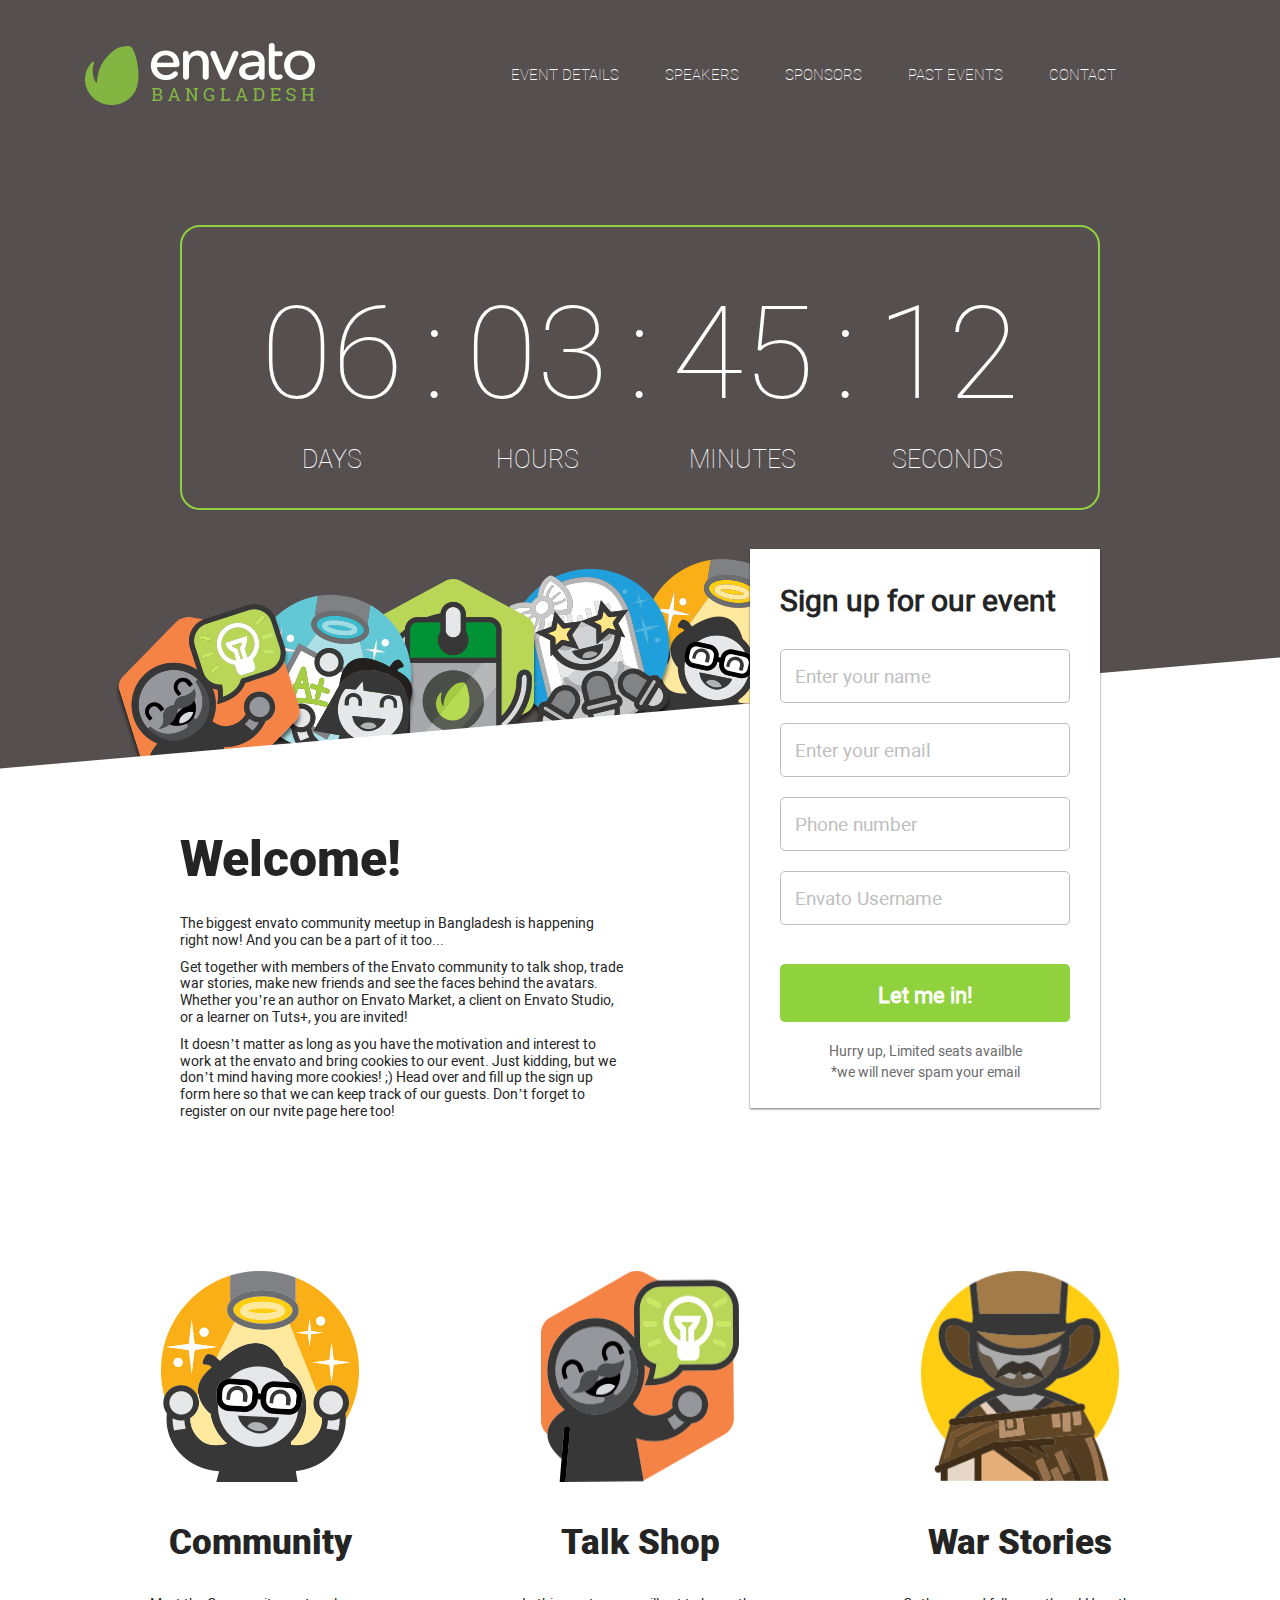
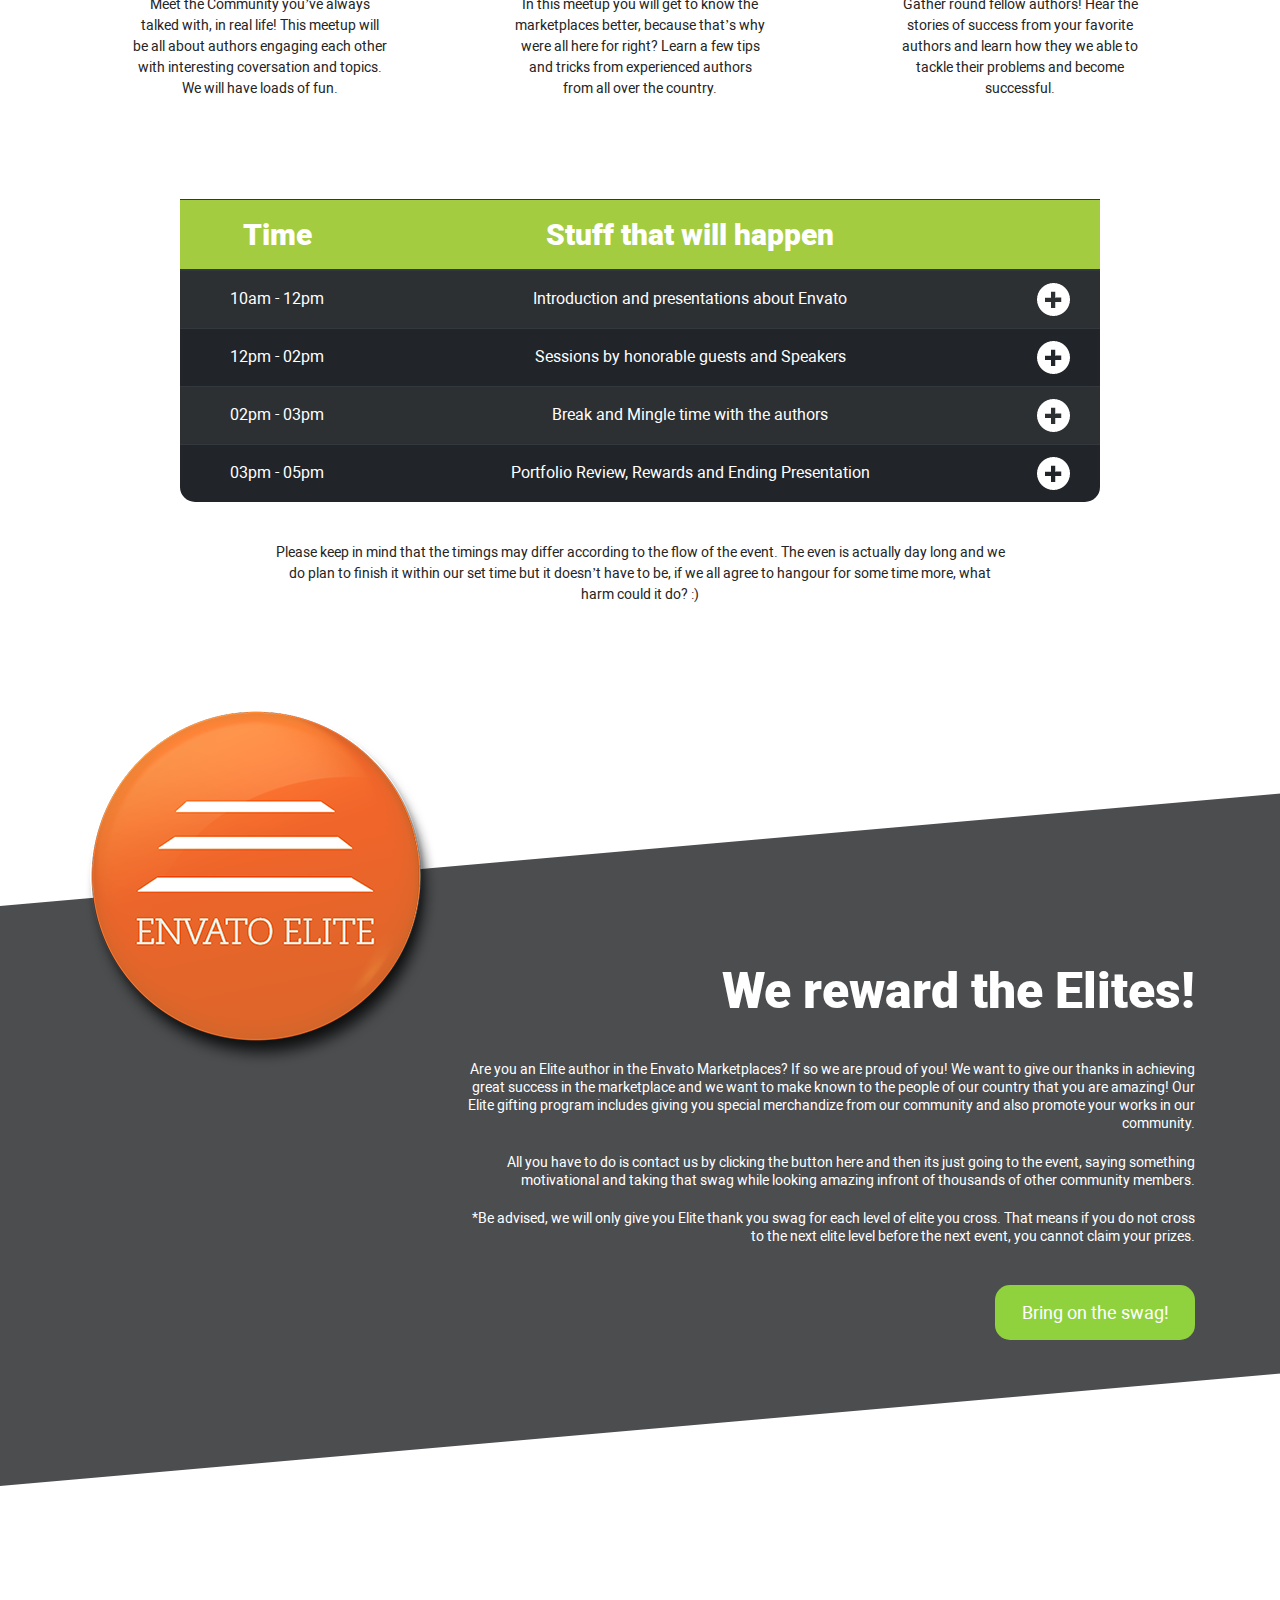
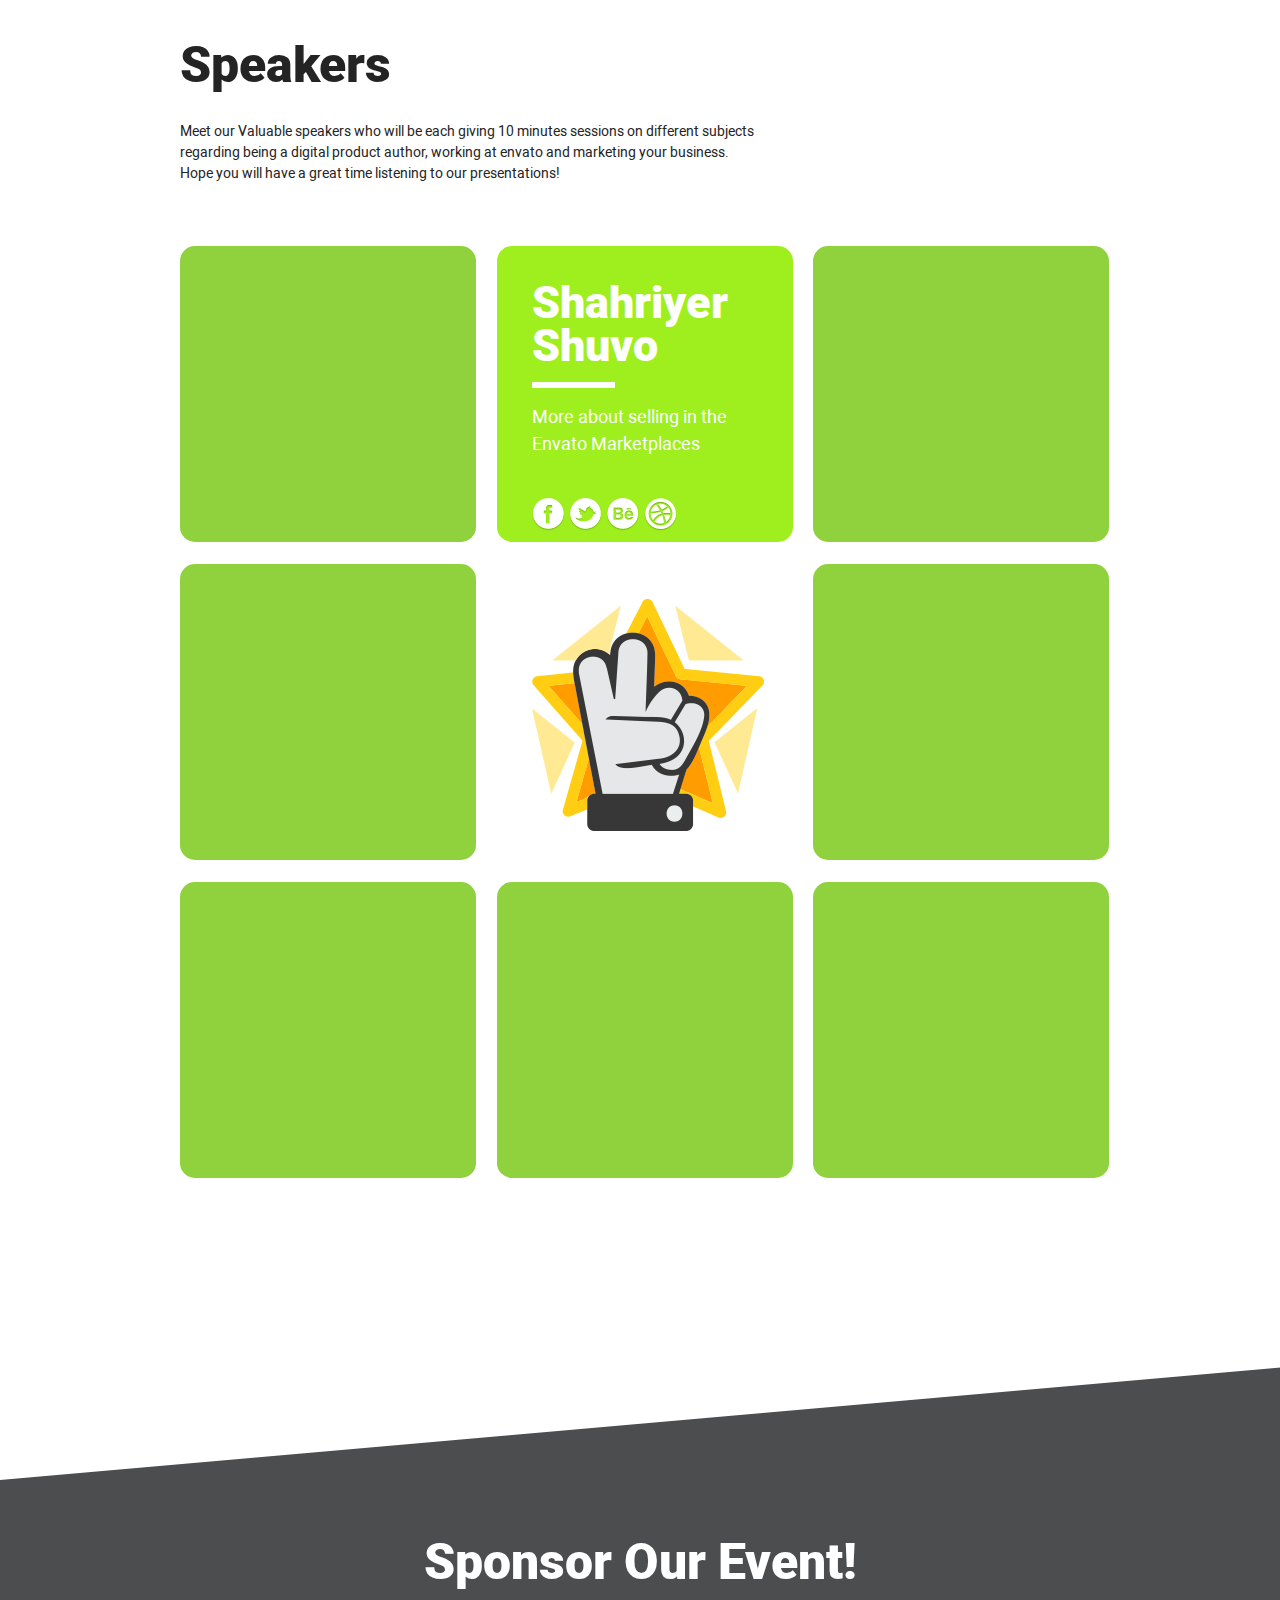
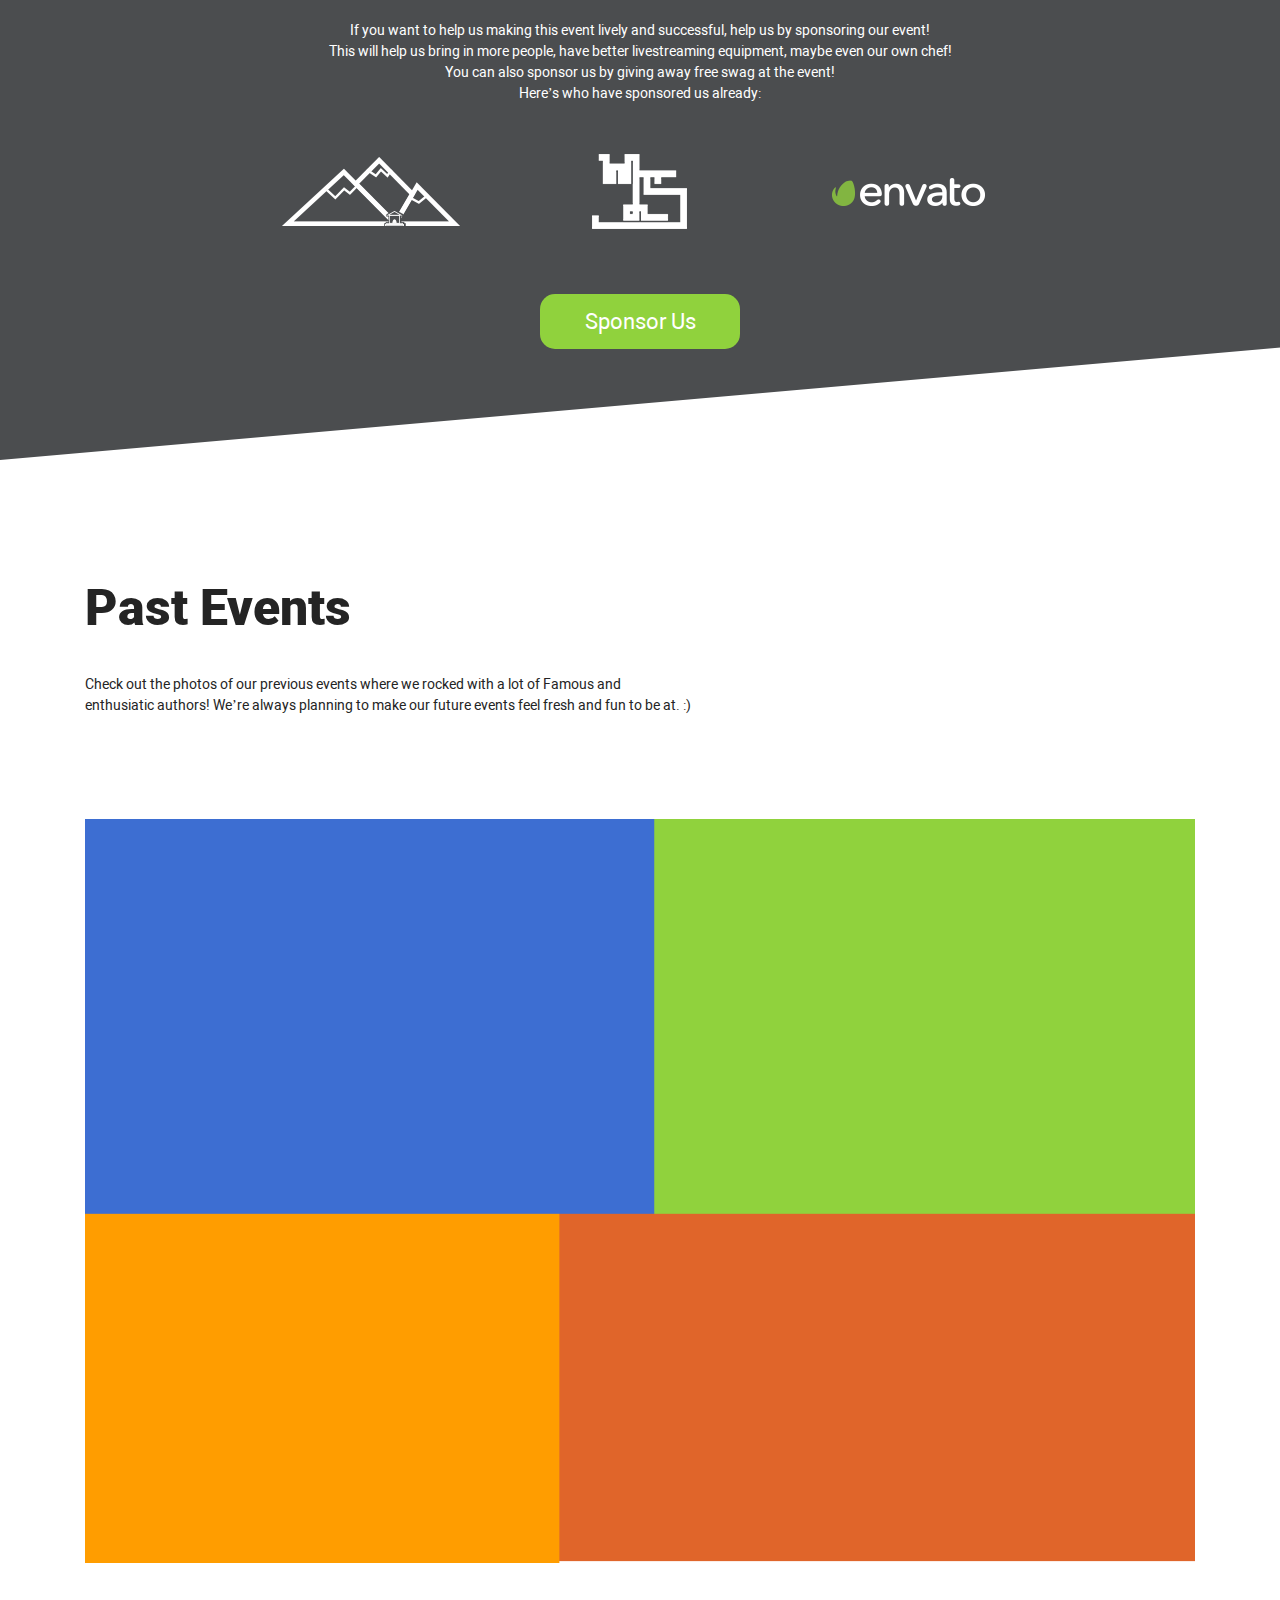
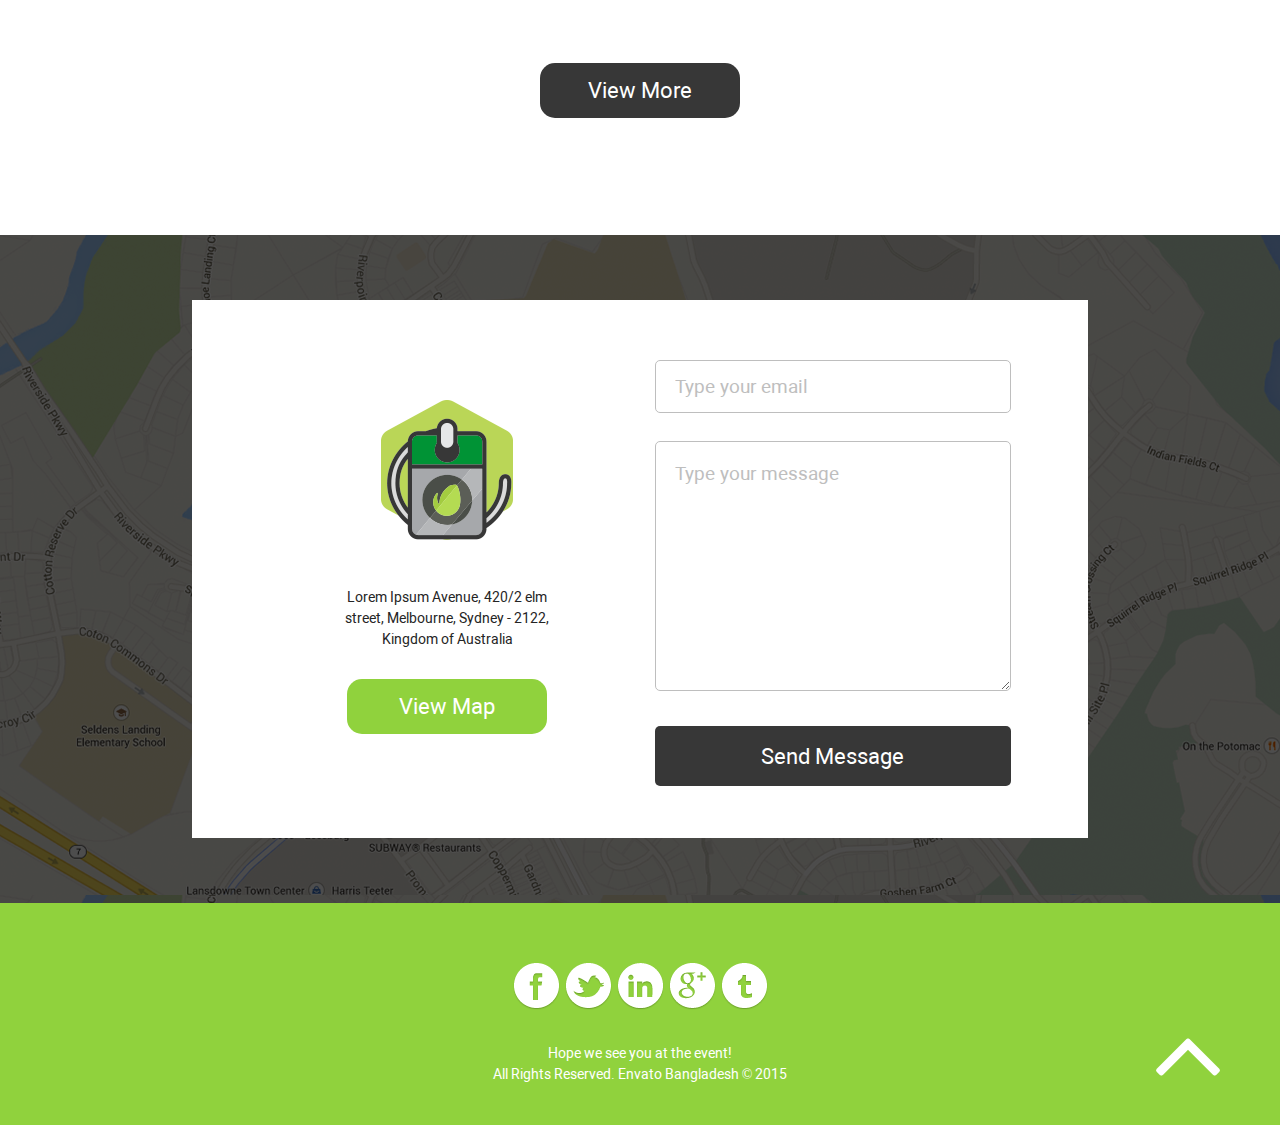
<file: envato/index.html>
<!DOCTYPE html>
<html lang="en">
<head>
	<meta charset="UTF-8">
	<meta name="viewport" content="width=device-width, initial-scale=1.0">
	<title>Envato Bangladesh</title>
	<link rel="stylesheet" href="css/bootstrap.min.css">
	<link rel="stylesheet" href="css/style.css">	
	<script src="js/jquery-min.js"></script>
	<script src="js/bootstrap.min.js"></script>
</head>
<body>
	<header>
		<div class="container">
			<div class="header-top">
				<div class="row">
					<div class="col-lg-3 col-xl-3 col-5">
						<img src="img/logo.png" class="top-logo" alt="">
					</div>
					<div class="col-lg-9 col-xl-8 offset-xl-1 col-7">
						<ul class="top-menu nav justify-content-space-between m-hide">
							<li><a href="#">Event Details</a></li>
							<li><a href="#">Speakers</a></li>
							<li><a href="#">Sponsors</a></li>
							<li><a href="#">Past Events</a></li>
							<li><a href="#">Contact</a></li>
						</ul>
						<img src="img/menu-options.png" alt="" class="burger-menu">
						<img src="img/cancel.png" alt="" class="close-menu">
					</div>
				</div>
				<div class="row">
					<ul class="mobile-menu">
						<li><a href="#">Event Details</a></li>
						<li><a href="#">Speakers</a></li>
						<li><a href="#">Sponsors</a></li>
						<li><a href="#">Past Events</a></li>
						<li><a href="#">Contact</a></li>
					</ul>
				</div>
			</div>
			<div class="timer-block">
				<div class="row justify-content-md-center">
					<div class="col-lg-10">
						<div class="timer">
							
							<span><b class="timer-days">06</b><br><p>days</p></span>:
							<span><b class="timer-hours">03</b><br><p>hours</p></span>:
							<span><b class="timer-minutes">45</b><br><p>minutes</p></span>:
							<span><b class="timer-seconds">12</b><br><p>seconds</p></span>
						</div>
					</div>
				</div>
			</div>
		</div>
	</header>
	<section class="welcome">
		<div class="container">
			<div class="row">
				<div class="col-lg-5 offset-lg-1 col-md-12 welcome-text">
					<h3>Welcome!</h3>
					<p>The biggest envato community meetup in Bangladesh is happening right now! And you can be a part of it too...</p>

					<p>Get together with members of the Envato community to talk shop, trade war stories, make new friends and see the faces behind the avatars. Whether you’re an author on Envato Market, a client on Envato Studio, or a learner on Tuts+, you are invited!</p>

					<p>It doesn’t matter as long as you have the motivation and interest to work at the envato and bring cookies to our event. Just kidding, but we don’t mind having more cookies! ;)
					Head over and fill up the sign up form here so that we can keep track of our guests. Don’t forget to register on our <strong>nvite</strong> page here too!</p>
				</div>
				<div class="col-lg-4 offset-lg-1 col-md-12">
					<form action="">
						<h4>Sign up for our event</h4>
						<input type="text" placeholder="Enter your name">
						<input type="email" placeholder="Enter your email">
						<input type="phone" placeholder="Phone number">
						<input type="text" placeholder="Envato Username">
						<button type="submit">Let me in!</button>
						<p>Hurry up, Limited seats availble<br>
						*we will never spam your email</p>
					</form>
				</div>
			</div>
		</div>
	</section>
	<section class="adv">
		<div class="container">
			<div class="row justify-content-center">
				<div class="col-md-3 col-sm-6">
					<img src="img/community.png" alt="">
					<h4>Community</h4>
					<p>Meet the Community you’ve always talked with, in real life! This meetup will be all about authors engaging each other with interesting coversation and topics. We will have loads of fun.</p>
				</div>
				<div class="col-md-3 offset-md-1 col-sm-6">
					<img src="img/talkshop.png" alt="">
					<h4>Talk Shop</h4>
					<p>In this meetup you will get to know the marketplaces better, because that’s why were all here for right? Learn a few tips and tricks from experienced authors from all over the country.</p>
				</div>
				<div class="col-md-3 offset-md-1 col-sm-6">
					<img src="img/warstories.png" alt="">
					<h4>War Stories</h4>
					<p>Gather round fellow authors! Hear the stories of success from your favorite authors and learn how they we able to tackle their problems and become successful.</p>
				</div>
			</div>
		</div>
	</section>
	<section class="table-block">
		<div class="container">
			<div class="row">
				<div class="col-md-10 offset-md-1">
					<table class="table table-striped table-dark">
						<thead>
							<tr>
								<th>Time</th>
								<th>Stuff that will happen</th>
								<th></th>
							</tr>
						</thead>
						<tbody>
							<tr>
								<td>10am - 12pm</td>
								<td>Introduction and presentations about Envato</td>
								<td><a href="#"><img src="img/more.png" alt=""></a></td>
							</tr>
							<tr>
								<td>12pm - 02pm</td>
								<td>Sessions by honorable guests and Speakers</td>
								<td><a href="#"><img src="img/more.png" alt=""></a></td>
							</tr>
							<tr>
								<td>02pm - 03pm</td>
								<td>Break and Mingle time with the authors</td>
								<td><a href="#"><img src="img/more.png" alt=""></a></td>
							</tr>
							<tr>
								<td>03pm - 05pm</td>
								<td>Portfolio Review, Rewards and Ending Presentation</td>
								<td><a href="#"><img src="img/more.png" alt=""></a></td>
							</tr>
						</tbody>
					</table>
				</div>
			</div>
			<div class="row justify-content-center">
				<div class="col-md-8">
					<p>Please keep in mind that the timings may differ according to the flow of the event. The even is actually day long and we do plan to finish it within our set time but it doesn’t have to be, if we all agree to hangour for some time more, what harm could it do? :)</p>
				</div>
			</div>
		</div>
	</section>

	<section class="elite">
		<div class="container">
			<div class="row">
				<div class="col-md-3">
					<img src="img/elite.png" alt="">
				</div>
				<div class="col-md-8 offset-md-1">
					<h3>We reward the Elites!</h3>
					<p>Are you an Elite author in the Envato Marketplaces? If so we are proud of you! We want to give our thanks in achieving great success in the marketplace and we want to make known to the people of our country that you are amazing! Our Elite gifting program includes giving you special merchandize from our community and also promote your works in our community.</p>
					
					<p>All you have to do is contact us by clicking the button here and then its just going to the event, saying something motivational and taking that swag while looking amazing infront of thousands of other community members.</p>

					<p>*Be advised, we will only give you Elite thank you swag for each level of elite you cross.
					That means if you do not cross to the next elite level before the next event, you cannot claim your prizes.</p>
					<button>Bring on the swag!</button>
				</div>
			</div>
		</div>
	</section>

	<section class="speakers">
		<div class="container">

			<div class="row">
				<div class="col-md-10 offset-md-1">
					<h3>Speakers</h3>
					<p>Meet our Valuable speakers who will be each giving 10 minutes sessions on different subjects<br>regarding being a digital product author, working at envato and marketing your business.<br>Hope you will have a great time listening to our presentations!</p>
					<div class="row justify-content-center">
						<div class="col-md-4 col-sm-4">
							<div class="squad green"></div>
						</div>
						<div class="col-md-4 col-sm-4">
							<div class="squad yellow">
								<h4>Shahriyer<br>Shuvo</h4>
								<div class="whiteline"></div>
								<p>More about selling in the <br>Envato Marketplaces</p>
								<div class="social-block justify-content-start">
									<img src="img/facebooksm.png" alt="">
									<img src="img/twittersm.png" alt="">
									<img src="img/behance.png" alt="">
									<img src="img/dribbble_.png" alt="">
								</div>
							</div>
						</div>
						<div class="col-md-4 col-sm-4">
							<div class="squad green"></div>
						</div>
						<div class="col-md-4 col-sm-4">
							<div class="squad green"></div>
						</div>
						<div class="col-md-4 col-sm-4">
							<div class="squad nonebg">
								<img src="img/yap.png" alt="">
							</div>
						</div>
						<div class="col-md-4 col-sm-4">
							<div class="squad green"></div>
						</div>
						<div class="col-md-4 col-sm-4">
							<div class="squad green"></div>
						</div>
						<div class="col-md-4 col-sm-4">
							<div class="squad green"></div>
						</div>
						<div class="col-md-4 col-sm-4">
							<div class="squad green"></div>
						</div>
					</div>
				</div>	
			</div>
		</div>
	</section>

	<section class="sponsor">
		<div class="container">
			<h3>Sponsor Our Event!</h3>
			<p>If you want to help us making this event lively and successful, help us by sponsoring our event! <br>
			This will help us bring in more people, have better livestreaming equipment, maybe even our own chef! <br>
			You can also sponsor us by giving away free swag at the event! <br>

			Here’s who have sponsored us already:</p>
			<div class="imgwrap">
				<div class="row justify-content-around">		
					<div class="col-md-4 col-4 flexblock"><img src="img/mountains.png" alt=""></div>
					<div class="col-md-4 col-4 flexblock"><img src="img/labirint.png" alt=""></div>
					<div class="col-md-4 col-4 flexblock"><img src="img/envato.png" alt=""></div>	
				</div>	
			</div>
			<button>Sponsor Us</button>
		</div>
	</section>

	<section class="pastevent">
		<div class="container">
			<h3>Past Events</h3>
			<p>Check out the photos of our previous events where we rocked with a lot of Famous and <br>enthusiatic authors! We’re always planning to make our future events feel fresh and fun to be at. :)</p>
			<img src="img/4-layers.png" alt="">
			<button>View More</button>
		</div>
	</section>

	<section class="contact">
		<div class="wrap1">
			<div class="row">
				<div class="col-md-5 offset-md-1">
					<img src="img/viewmap.png" alt="">
					<p>Lorem Ipsum Avenue, 420/2 elm <br>street, Melbourne, Sydney - 2122,<br> Kingdom of Australia</p>
					<button class="viewmap btn" type="button">View Map</button>
				</div>
				<div class="col-md-5">
				<form action="">
					<input type="text" placeholder="Type your email">
					<textarea name="" id="" cols="30" rows="10" placeholder="Type your message"></textarea>
					<button class="sendm btn" type="button">Send Message</button>
				</form>	
				</div>
			</div>
		</div>
	</section>

	<footer>
		<div class="container">
			<div class="row justify-content-center">
				<div class="col-xl-3 col-sm-9 col-lg-4">
					<div class="img-block">
						<img src="img/facebook__.png" alt="">
						<img src="img/twitter.png" alt="">
						<img src="img/linkedin.png" alt="">
						<img src="img/google_plus_.png" alt="">
						<img src="img/tumblr.png" alt="">
					</div>
				</div>
			</div>
			<div class="row">
				<div class="col-xl-4 offset-xl-4">
					<p>Hope we see you at the event! <br>All Rights Reserved. Envato Bangladesh © 2015</p>
				</div>
			</div>
		</div>
		<img src="img/up-arrow.png" class="totop" alt="">
	</footer>
</body>
<script>
	$(document).on('click','.totop',function () {
		$("body,html").animate({
				scrollTop:0
		}, 2000);
	});

	$(document).on('click','.burger-menu',function () {
		$('.mobile-menu').slideDown();
		$(this).hide();
		$('.close-menu').show();
	});

	$(document).on('click','.close-menu',function () {
		$('.mobile-menu').slideUp();
		$(this).hide();
		$('.burger-menu').show();
	});
	
	var timerId = setInterval(function() {
		var timer = [];
	  	timer[0] = $('.timer-seconds').text(),
  		timer[1] = $('.timer-minutes').text(),
  		timer[2] = $('.timer-hours').text(),
  		timer[3] = $('.timer-days').text();

  		for (var i = 3; i >= 0; i--) {
  			if(timer[i][0] == 0){
  				timer[i] = timer[i][1];  				
  			}
  			//console.log(timer[i]);
  		}

  		timer[0]--;
  		if (timer[0] == 0) {
  			timer[0] = 60;
  			timer[1]--;
  		}
  		if (timer[1] == 0) {
  			timer[1] = 60;
  			timer[2]--;
  		}
  		if (timer[2] == 0) {
  			timer[2] = 24;
  			timer[3]--;
  		}

  		for (var i = 3; i >= 0; i--) {
  			timer[i] = timer[i]+"";
  			if(timer[i].length == 1){
  				timer[i] = "0"+timer[i];  				
  			}
  			//console.log(timer[i]);
  		}

  		$('.timer-seconds').text(timer[0]),
  		$('.timer-minutes').text(timer[1]),
  		$('.timer-hours').text(timer[2]),
  		$('.timer-days').text(timer[3]);


	}, 1000);
	
</script>
</html>
</file>
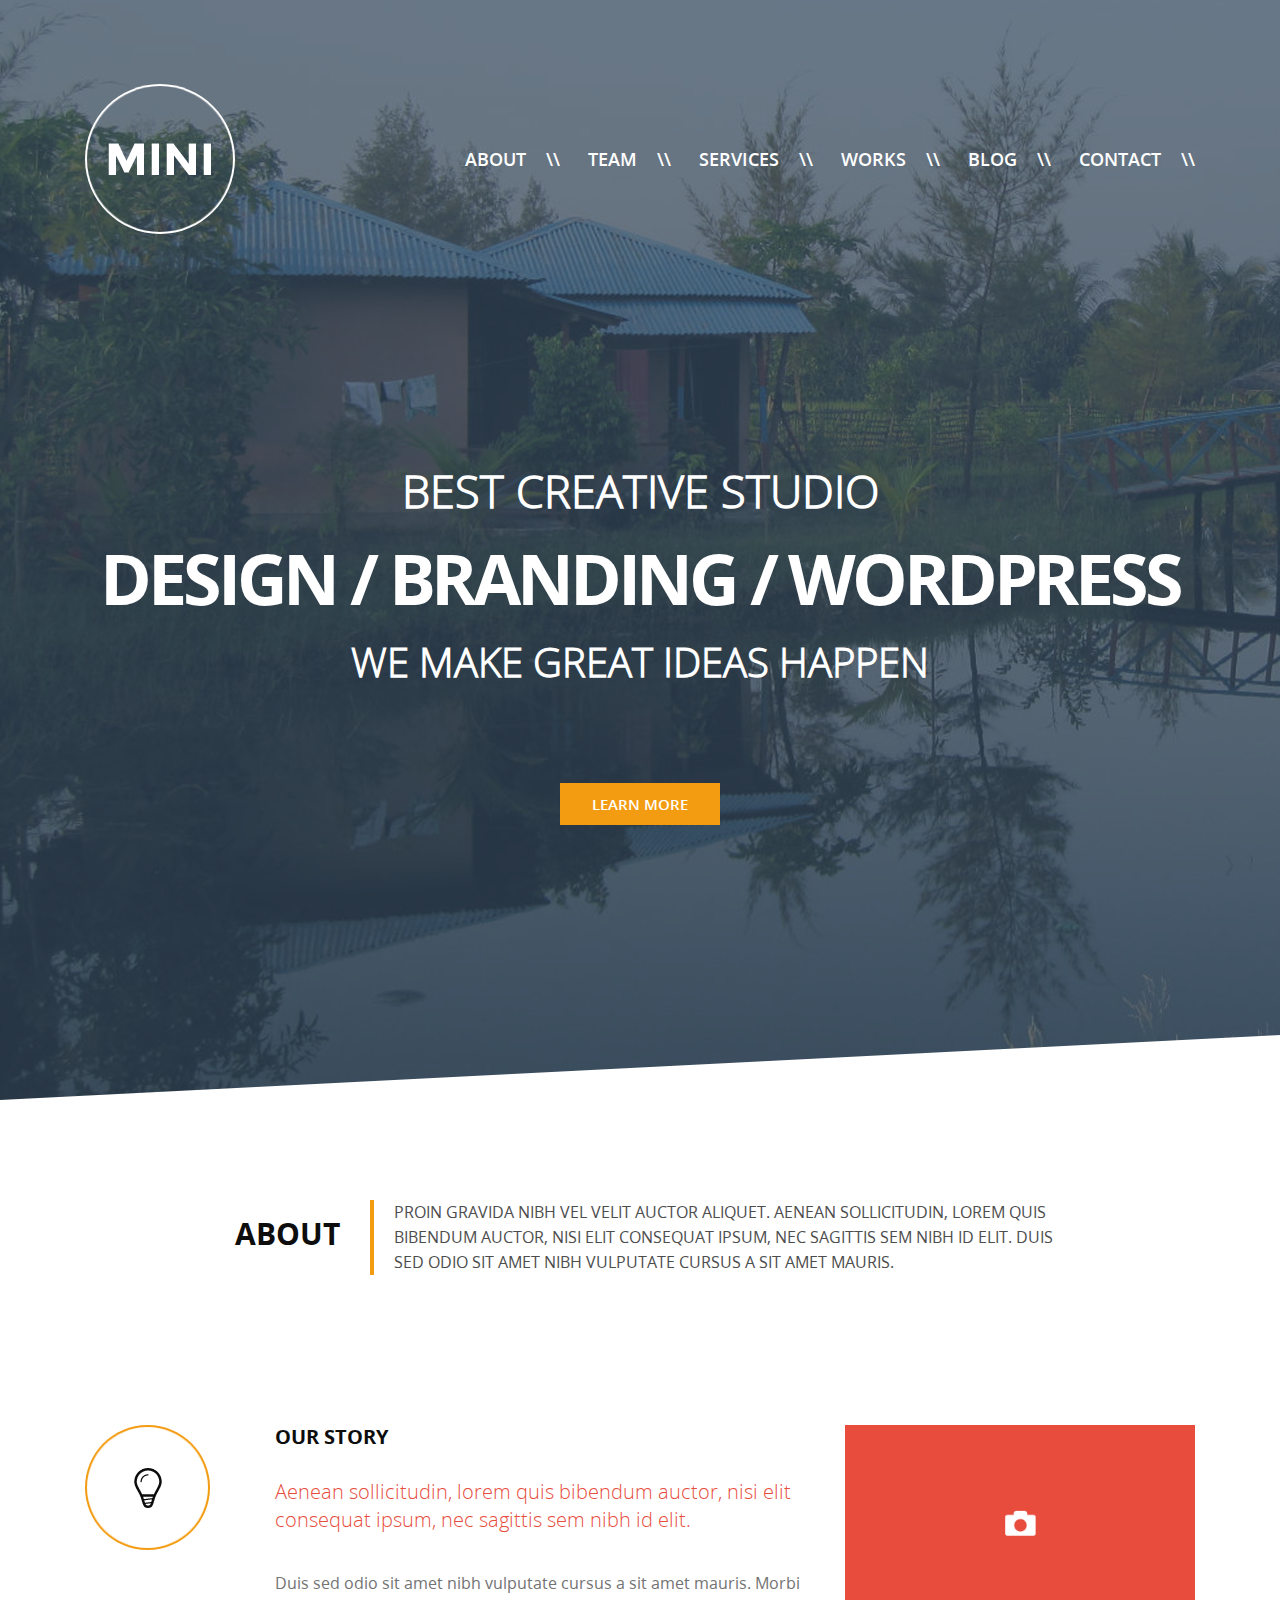
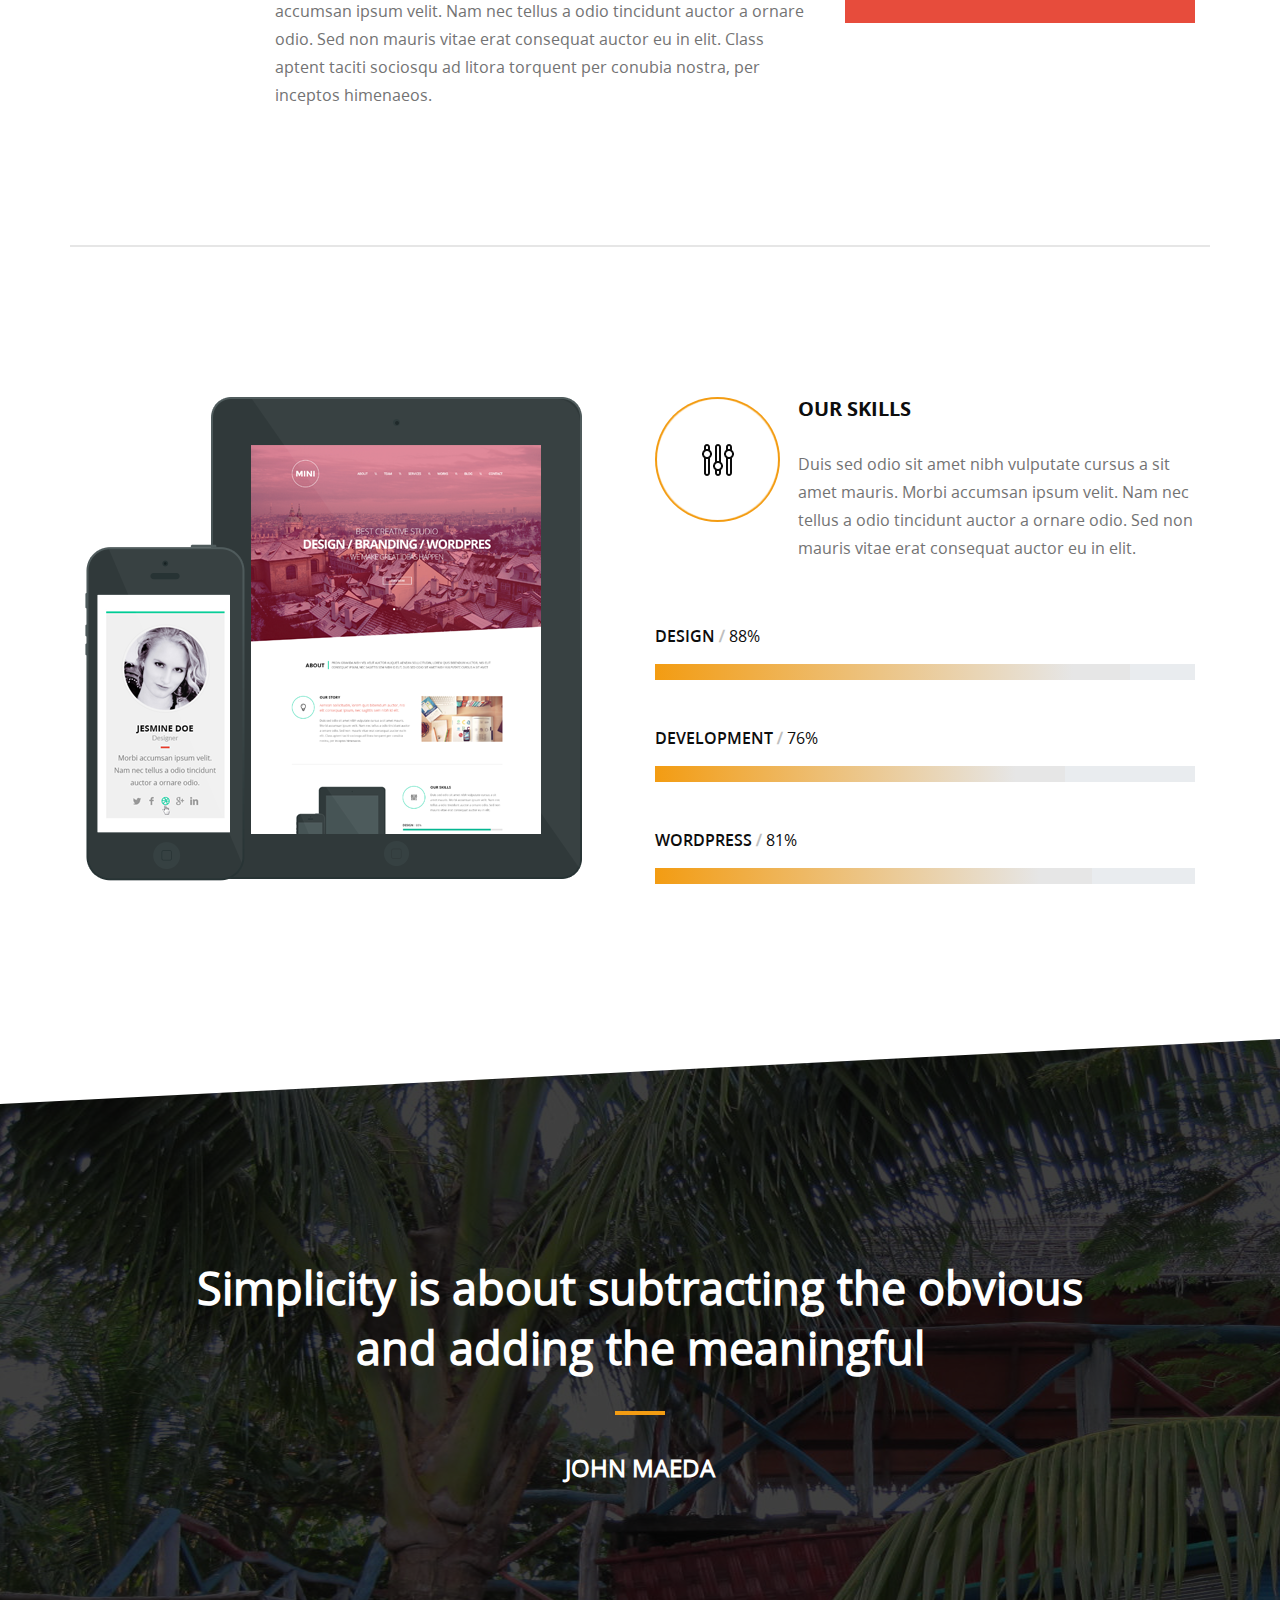
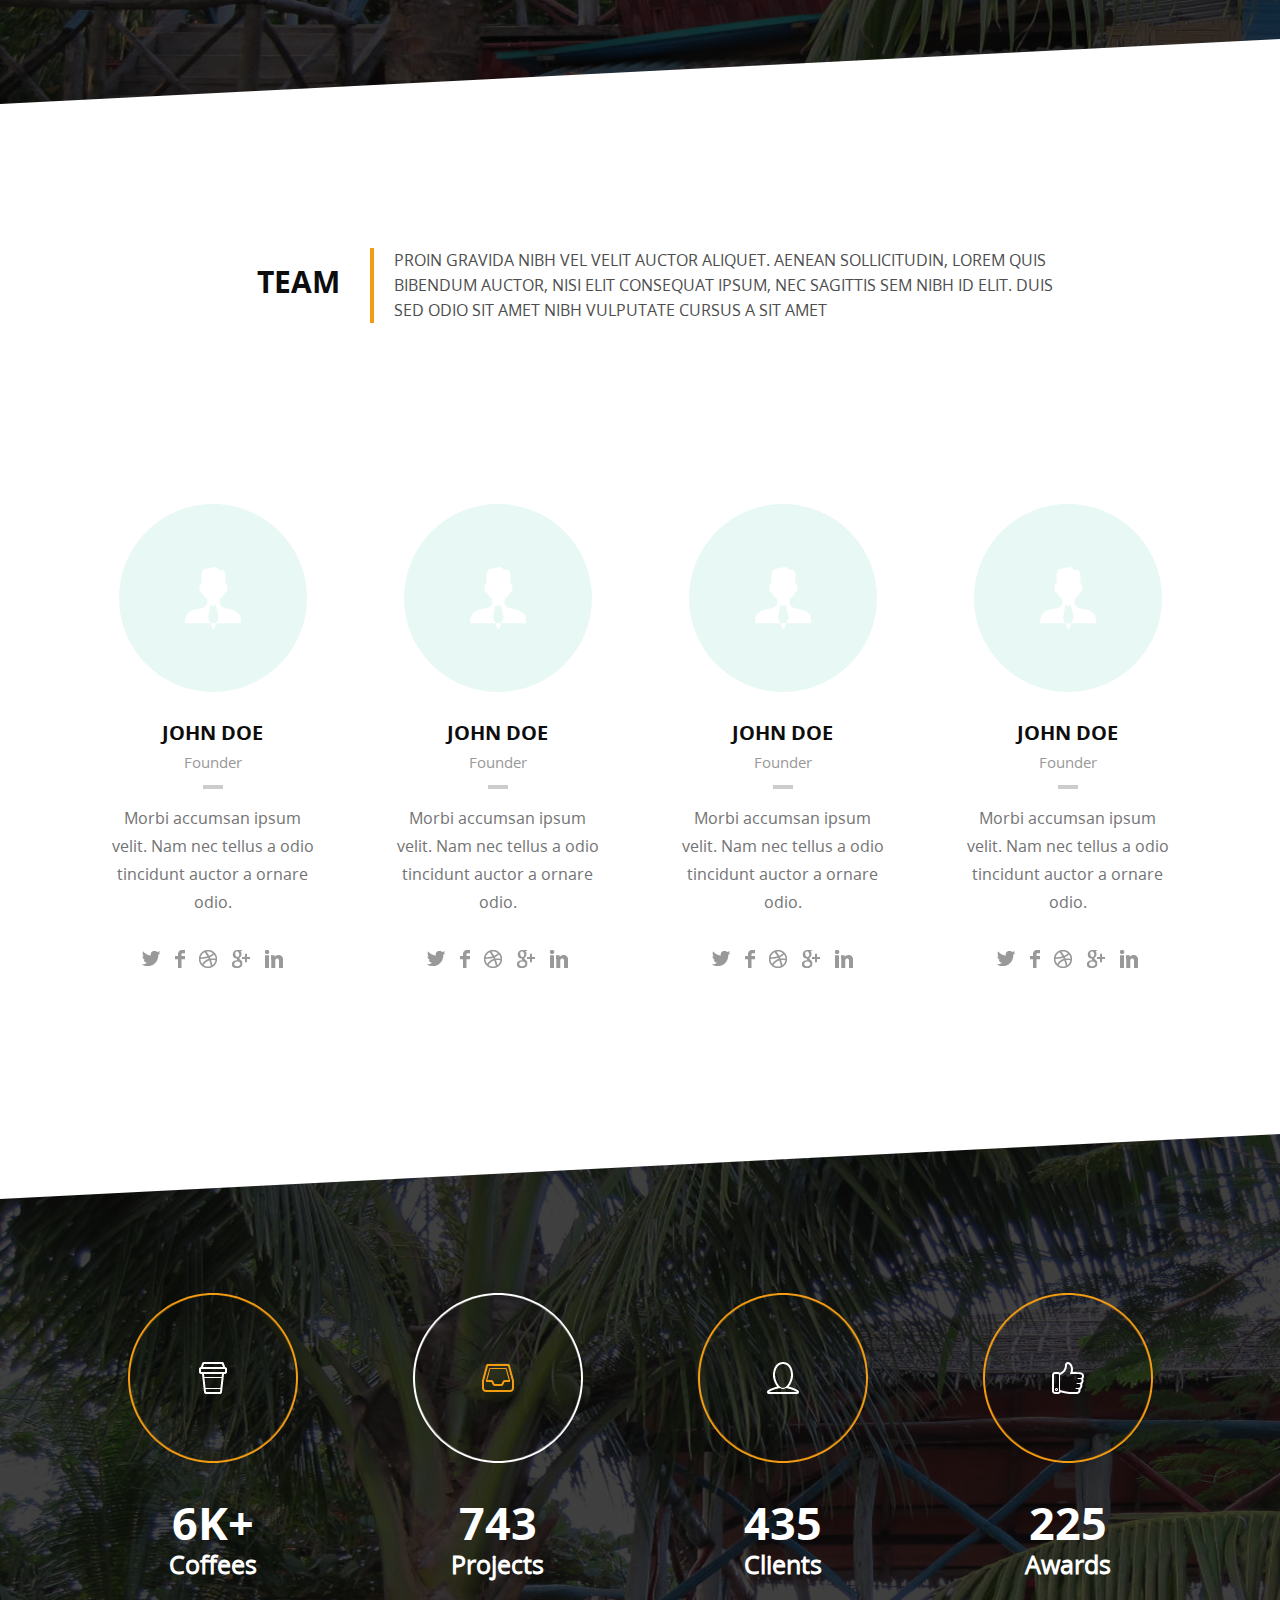
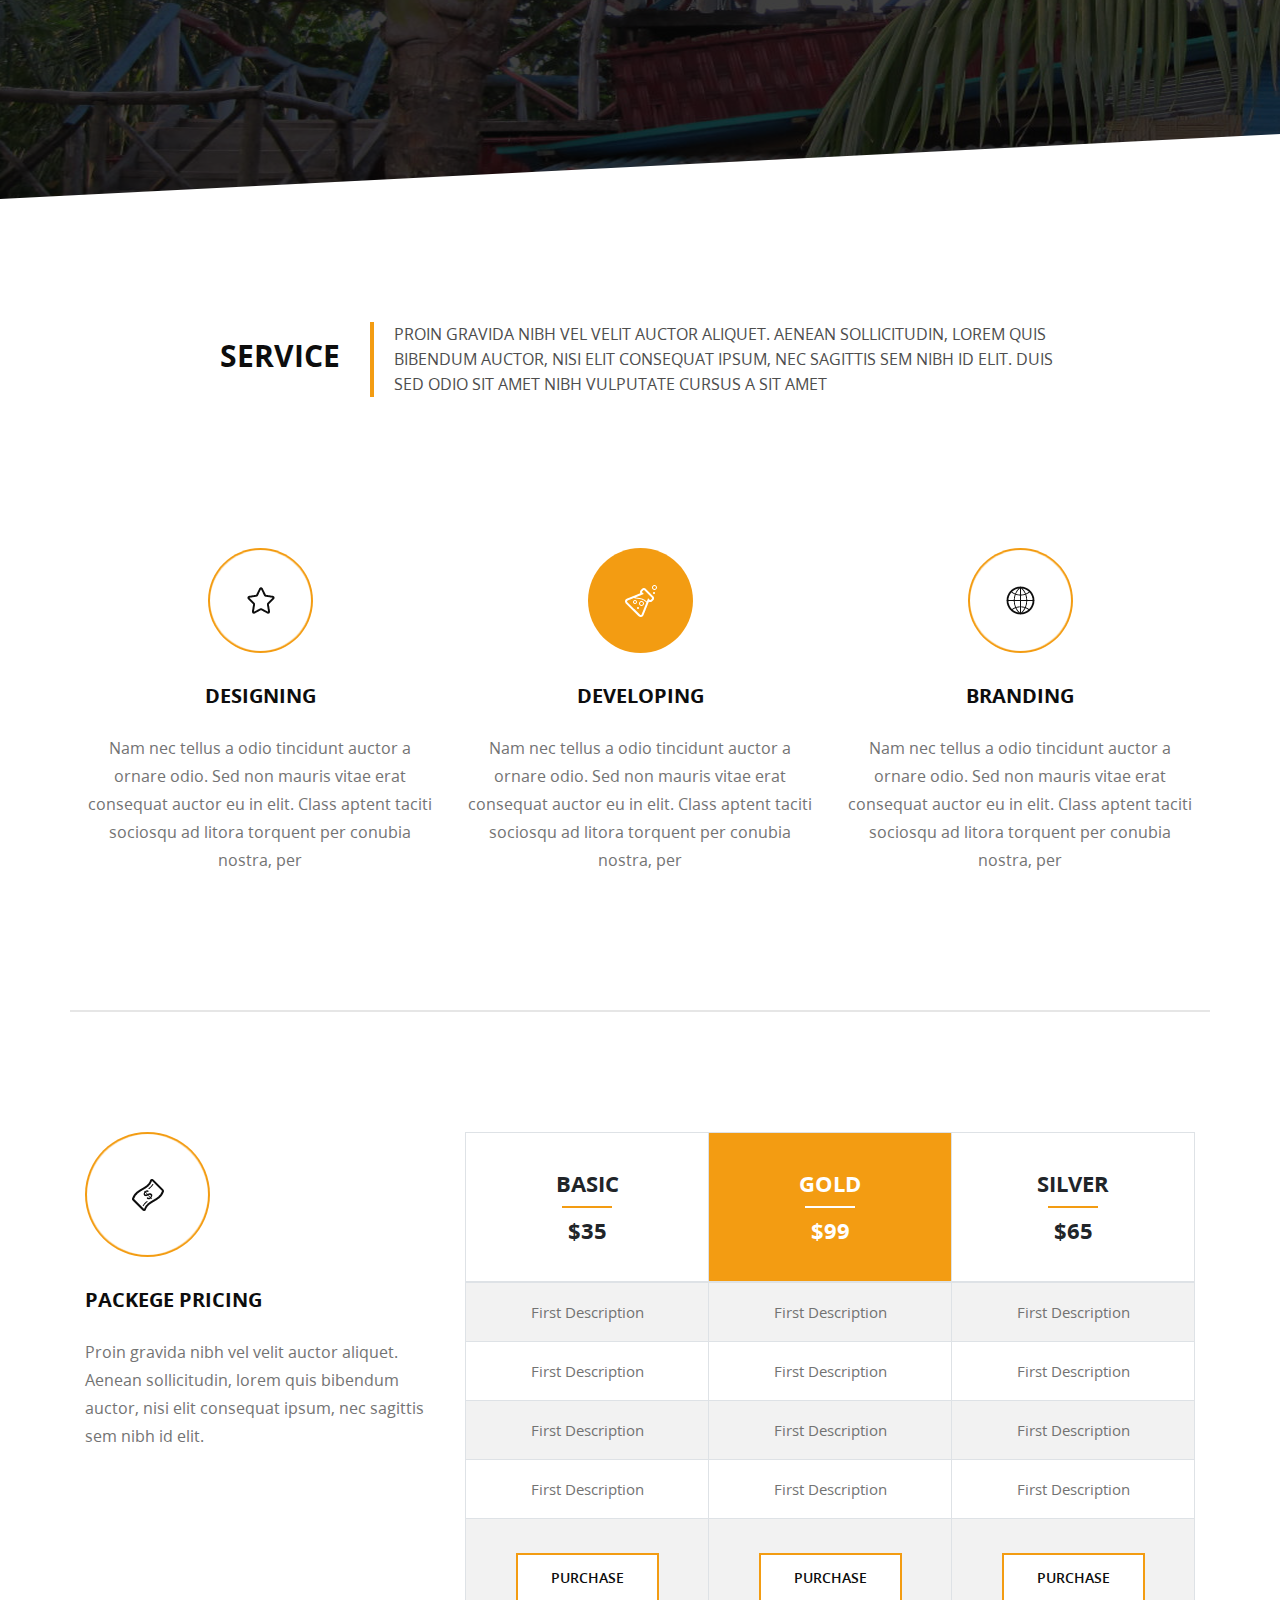
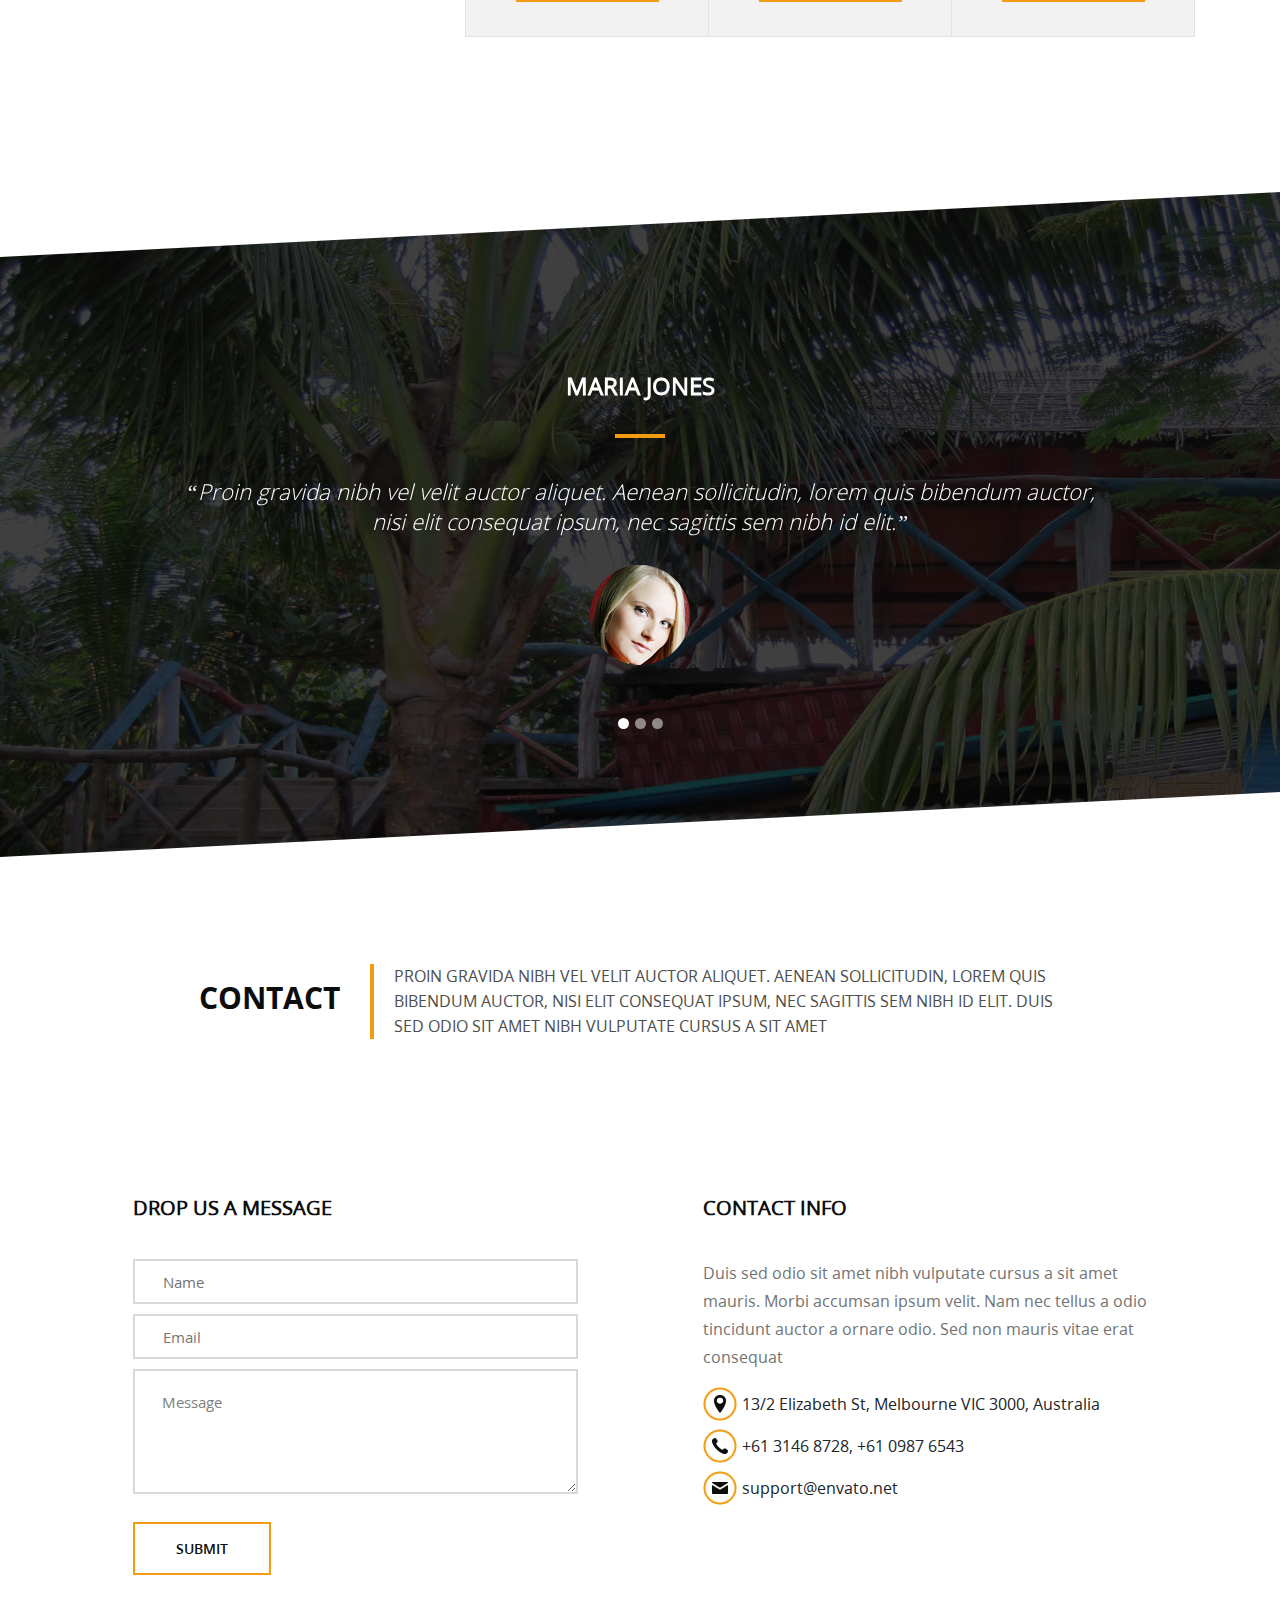
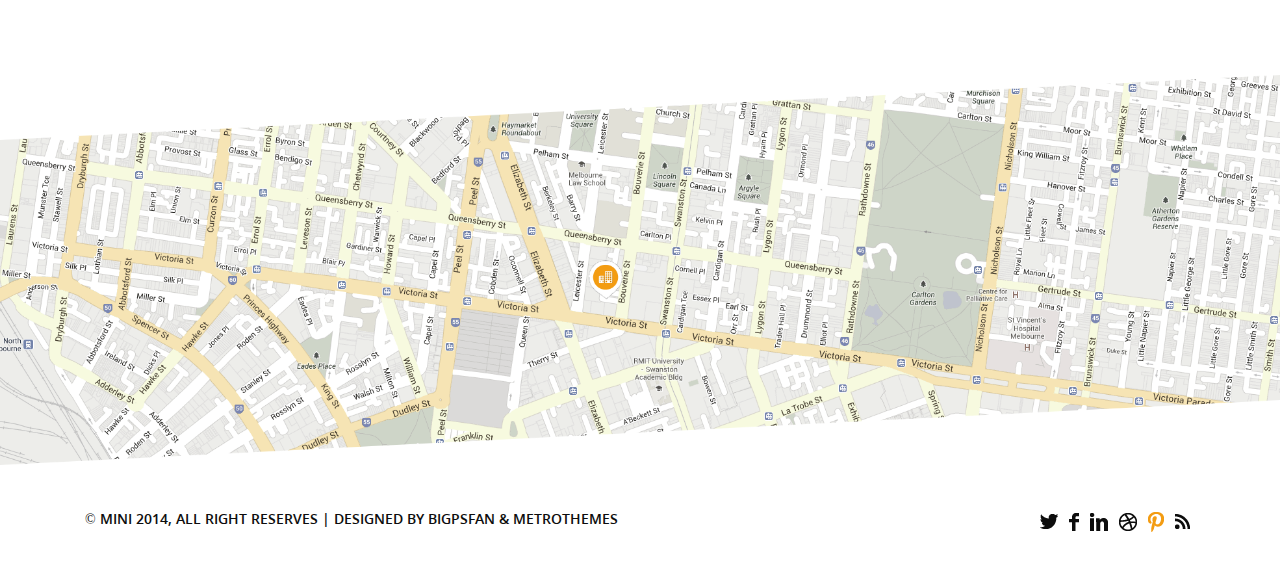
<file: mini/index.html>
<!DOCTYPE html>
<html lang="en">
<head>
	<meta charset="UTF-8">
	<meta name="viewport" content="width=device-width, initial-scale=1.0">
	<title>MINI</title>
	<link rel="stylesheet" href="css/bootstrap.min.css">
	<link rel="stylesheet" href="css/style.css">
	<script src="js/jquery-min.js"></script>
	<script src="js/popper.js"></script>
	<script src="js/bootstrap.min.js"></script>
</head>
<body>
	<header>
		<div class="container">
			<div class="header-top">
				<div class="row">
					<div class="col-3">
						<img src="img/logo.png" alt="">
					</div>
					<div class="col-8 offset-1">
						<ul class="nav justify-content-between m-hide">
							<li><a href="#">About</a></li>
							<li><a href="#">Team</a></li>
							<li><a href="#">Services</a></li>
							<li><a href="#">Works</a></li>
							<li><a href="#">Blog</a></li>
							<li class="last"><a href="#">Contact</a></li>
						</ul>
						<div class="dropdown menu-btn">
						  	<a class="btn btn-lg dropdown-toggle" href="#" role="button" id="dropdownMenuLink" data-toggle="dropdown" aria-haspopup="true" aria-expanded="false">Menu</a>

						  	<div class="dropdown-menu" aria-labelledby="dropdownMenuLink">
							    <a class="dropdown-item" href="#">Action</a>
							    <a class="dropdown-item" href="#">Another action</a>
							    <a class="dropdown-item" href="#">Something else here</a>
						  	</div>
						</div>
					</div>
				</div>
			</div>
			<div class="header-middle">
				<h3>Best Creative Studio</h3>
				<h2>Design / Branding / WordPress</h2>
				<h4>We Make Great Ideas Happen</h4>
				<button class="btn">Learn More</button>
			</div>
		</div>
	</header>
	<section class="about">
		<div class="container">
			<div class="row citation">
				<div class="col-lg-2 offset-lg-1 col-sm-2 offset-sm-1 flexblock">
					<h3>About</h3>
				</div>
				<div class="col-lg-8 col-sm-9">
					<p class="border_left">Proin gravida nibh vel velit auctor aliquet. Aenean sollicitudin, lorem quis bibendum auctor, nisi elit consequat ipsum, nec sagittis sem nibh id elit. Duis sed odio sit amet nibh vulputate cursus a sit amet mauris.</p>
				</div>
			</div>
			<div class="row story" style="border-bottom: 2px solid #e6e6e6;">
				<div class="col-lg-2 col-md-3">
					<img src="img/lamp.png" alt="">
				</div>
				<div class="col-lg-6 col-md-9">
					<h4>Our Story</h4>
					<p class="red">Aenean sollicitudin, lorem quis bibendum auctor, nisi elit consequat ipsum, nec sagittis sem nibh id elit.</p> 

					<p>Duis sed odio sit amet nibh vulputate cursus a sit amet mauris. 
					Morbi accumsan ipsum velit. Nam nec tellus a odio tincidunt auctor a ornare odio. Sed non  mauris vitae erat consequat auctor eu in elit. Class aptent taciti sociosqu ad litora torquent per conubia nostra, per inceptos himenaeos.</p>
				</div>
				<div class="col-lg-4">
					<img src="img/red.png" class="photoimg" alt="">
				</div>
			</div>
			<div class="row story justify-content-center">
				<div class="col-lg-6">
					<img src="img/devices.png" class="device" alt="">
				</div>
				<div class="col-lg-6">
					<div class="row">
						<div class="col-md-3">
							<img src="img/settings.png" alt="">
						</div>
						<div class="col-md-9">
							<h4>Our Skills</h4>
							<p>Duis sed odio sit amet nibh vulputate cursus a sit amet mauris. Morbi accumsan ipsum velit. Nam nec tellus a odio tincidunt auctor a ornare odio. Sed non  mauris vitae erat consequat auctor eu in elit.</p>
						</div>
					</div>
					<div class="row">
						<div class="col-lg-12">
							<div class="progress-block">
								<h5>design <span>/</span> <b>88%</b></h5>
								<div class="progress">
								  	<div class="progress-bar myprogress" role="progressbar" style="width: 88%" aria-valuenow="75" aria-valuemin="0" aria-valuemax="100"></div>
								</div>
							</div>
							<div class="progress-block">
								<h5>development <span>/</span> <b>76%</b></h5>
								<div class="progress">
								  	<div class="progress-bar myprogress" role="progressbar" style="width: 76%" aria-valuenow="75" aria-valuemin="0" aria-valuemax="100"></div>
								</div>
							</div>
							<div class="progress-block">
								<h5>WordPress <span>/</span> <b>81%</b></h5>
								<div class="progress">
								  	<div class="progress-bar myprogress" role="progressbar" style="width: 81%" aria-valuenow="75" aria-valuemin="0" aria-valuemax="100"></div>
								</div>
							</div>
						</div>
					</div>
				</div>
			</div>
		</div>
	</section>
	<section class="quote">
		<h2>Simplicity is about subtracting the obvious<br>and adding the meaningful</h2>
		<div class="orange-line"></div>
		<p>John Maeda</p>
	</section>
	<section class="team">
		<div class="container">
			<div class="row citation">
				<div class="col-lg-2 offset-lg-1 col-sm-2 offset-sm-1 flexblock">
					<h3>team</h3>
				</div>
				<div class="col-lg-8 col-sm-9">
					<p class="border_left">Proin gravida nibh vel velit auctor aliquet. Aenean sollicitudin, lorem quis bibendum auctor, nisi elit consequat ipsum, nec sagittis sem nibh id elit. Duis sed odio sit amet nibh vulputate cursus a sit amet</p>
				</div>
			</div>
			<div class="row justify-content-around">
				<div class="col-lg-3 col-sm-6 card_w">
					<img src="img/mr.png" class="photo" alt="">
					<h4>john Doe</h4>
					<span>Founder</span>
					<div class="line"></div>
					<p>Morbi accumsan ipsum velit. Nam nec tellus a odio tincidunt auctor a ornare odio.</p>
					<div class="social col-md-10 offset-md-1 flexblock">
						<a href="#"><img src="img/twitter.png" alt=""></a>
						<a href="#"><img src="img/facebook.png" alt=""></a>
						<a href="#"><img src="img/dribbble.png" alt=""></a>
						<a href="#"><img src="img/google+.png" alt=""></a>
						<a href="#"><img src="img/linkedin.png" alt=""></a>
					</div>
				</div>
				<div class="col-lg-3 col-sm-6 card_w">
					<img src="img/mr.png" class="photo" alt="">
					<h4>john Doe</h4>
					<span>Founder</span>
					<div class="line"></div>
					<p>Morbi accumsan ipsum velit. Nam nec tellus a odio tincidunt auctor a ornare odio.</p>
					<div class="social col-md-10 offset-md-1 flexblock">
						<a href="#"><img src="img/twitter.png" alt=""></a>
						<a href="#"><img src="img/facebook.png" alt=""></a>
						<a href="#"><img src="img/dribbble.png" alt=""></a>
						<a href="#"><img src="img/google+.png" alt=""></a>
						<a href="#"><img src="img/linkedin.png" alt=""></a>
					</div>
				</div>
				<div class="col-lg-3 col-sm-6 card_w">
					<img src="img/mr.png" class="photo" alt="">
					<h4>john Doe</h4>
					<span>Founder</span>
					<div class="line"></div>
					<p>Morbi accumsan ipsum velit. Nam nec tellus a odio tincidunt auctor a ornare odio.</p>
					<div class="social col-md-10 offset-md-1 flexblock">
						<a href="#"><img src="img/twitter.png" alt=""></a>
						<a href="#"><img src="img/facebook.png" alt=""></a>
						<a href="#"><img src="img/dribbble.png" alt=""></a>
						<a href="#"><img src="img/google+.png" alt=""></a>
						<a href="#"><img src="img/linkedin.png" alt=""></a>
					</div>
				</div>
				<div class="col-lg-3 col-sm-6 card_w">
					<img src="img/mr.png" class="photo" alt="">
					<h4>john Doe</h4>
					<span>Founder</span>
					<div class="line"></div>
					<p>Morbi accumsan ipsum velit. Nam nec tellus a odio tincidunt auctor a ornare odio.</p>
					<div class="social col-md-10 offset-md-1 flexblock">
						<a href="#"><img src="img/twitter.png" alt=""></a>
						<a href="#"><img src="img/facebook.png" alt=""></a>
						<a href="#"><img src="img/dribbble.png" alt=""></a>
						<a href="#"><img src="img/google+.png" alt=""></a>
						<a href="#"><img src="img/linkedin.png" alt=""></a>
					</div>
				</div>
			</div>
		</div>
	</section>
	<section class="stats">
		<div class="container">
			<div class="row">
				<div class="col-lg-3 col-6">
					<img src="img/coffee.png" alt="">
					<h4>6K+</h4>
					<p>Coffees</p>
				</div>
				<div class="col-lg-3 col-6">
					<img src="img/project.png" alt="">
					<h4>743</h4>
					<p>Projects</p>
				</div>
				<div class="col-lg-3 col-6">
					<img src="img/client.png" alt="">
					<h4>435</h4>
					<p>Clients</p>
				</div>
				<div class="col-lg-3 col-6">
					<img src="img/award.png" alt="">
					<h4>225</h4>
					<p>Awards</p>
				</div>
			</div>
		</div>
	</section>
	<section class="service">
		<div class="container">
			<div class="row citation">
				<div class="col-lg-2 offset-lg-1 col-sm-2 offset-sm-1 flexblock">
					<h3>Service</h3>
				</div>
				<div class="col-lg-8 col-sm-9">
					<p class="border_left">Proin gravida nibh vel velit auctor aliquet. Aenean sollicitudin, lorem quis bibendum auctor, nisi elit consequat ipsum, nec sagittis sem nibh id elit. Duis sed odio sit amet nibh vulputate cursus a sit amet</p>
				</div>
			</div>
			<div class="row skills">
				<div class="col-lg-4 col-sm-6">
					<img src="img/designing.png" alt="">
					<h4>Designing</h4>
					<p>Nam nec tellus a odio tincidunt auctor a ornare odio. Sed non mauris vitae erat consequat auctor eu in elit. Class aptent taciti sociosqu ad litora torquent per conubia nostra, per</p>
				</div>
				<div class="col-lg-4 col-sm-6">
					<img src="img/developing.png" alt="">
					<h4>Developing</h4>
					<p>Nam nec tellus a odio tincidunt auctor a ornare odio. Sed non mauris vitae erat consequat auctor eu in elit. Class aptent taciti sociosqu ad litora torquent per conubia nostra, per</p>
				</div>
				<div class="col-lg-4 col-sm-6 offset-sm-3 offset-lg-0">
					<img src="img/branding.png" alt="">
					<h4>Branding</h4>
					<p>Nam nec tellus a odio tincidunt auctor a ornare odio. Sed non mauris vitae erat consequat auctor eu in elit. Class aptent taciti sociosqu ad litora torquent per conubia nostra, per</p>
				</div>
			</div>
			<div class="row price">
				<div class="col-lg-4">
					<img src="img/pricing.png" alt="">
					<h4>Packege Pricing</h4>
					<p>Proin gravida nibh vel velit auctor aliquet. Aenean sollicitudin, lorem quis bibendum auctor, nisi elit consequat ipsum, nec sagittis sem nibh id elit.</p>
				</div>
				<div class="col-lg-8">
					<table class="table table-bordered table-striped resp-table">
						<thead>
							<tr>
								<td>
									Basic<div class="line"></div>$35
								</td>
								<td class="middle">
									Gold<div class="line"></div>$99
								</td>
								<td>
									Silver<div class="line"></div>$65
								</td>
							</tr>
						</thead>
						<tbody>
							<tr>
								<td>First Description</td>
								<td>First Description</td>
								<td>First Description</td>
							</tr>
							<tr>
								<td>First Description</td>
								<td>First Description</td>
								<td>First Description</td>
							</tr>
							<tr>
								<td>First Description</td>
								<td>First Description</td>
								<td>First Description</td>
							</tr>
							<tr>
								<td>First Description</td>
								<td>First Description</td>
								<td>First Description</td>
							</tr>
							<tr class="tfooter">
								<td><button class="btn">Purchase</button></td>
								<td><button class="btn">Purchase</button></td>
								<td><button class="btn">Purchase</button></td>
							</tr>
						</tbody>
					</table>
				</div>
			</div>
		</div>
	</section>
	<section class="quote-slide">
		<div class="container">
			<div class="row">
				<div class="col-lg-10 offset-lg-1">
					<div id="carouselExampleIndicators" class="carousel slide" data-ride="carousel">
					  	<ol class="carousel-indicators">
					    	<li data-target="#carouselExampleIndicators" data-slide-to="0" class="active"></li>
					    	<li data-target="#carouselExampleIndicators" data-slide-to="1"></li>
					    	<li data-target="#carouselExampleIndicators" data-slide-to="2"></li>
					  	</ol>
					  	<div class="carousel-inner">
						    <div class="carousel-item active">
						      	<h4>Maria Jones</h4>
						      	<div class="line"></div>
						      	<p>“Proin gravida nibh vel velit auctor aliquet. Aenean sollicitudin, lorem quis bibendum auctor, nisi elit consequat ipsum, nec sagittis sem nibh id elit.”</p>
						      	<img src="img/maria.png" alt="">
						    </div>
						    <div class="carousel-item">
						      	<h4>Maria Jones</h4>
						      	<div class="line"></div>
						      	<p>“Proin gravida nibh vel velit auctor aliquet. Aenean sollicitudin, lorem quis bibendum auctor, nisi elit consequat ipsum, nec sagittis sem nibh id elit.”</p>
						      	<img src="img/maria.png" alt="">
						    </div>
						    <div class="carousel-item">
						      	<h4>Maria Jones</h4>
						      	<div class="line"></div>
						      	<p>“Proin gravida nibh vel velit auctor aliquet. Aenean sollicitudin, lorem quis bibendum auctor, nisi elit consequat ipsum, nec sagittis sem nibh id elit.”</p>
						      	<img src="img/maria.png" alt="">
						    </div>
					  	</div>
					</div>
				</div>
			</div>
		</div>
	</section>

	<section class="contact">
		<div class="container">
			<div class="row citation">
				<div class="col-lg-2 offset-lg-1 col-sm-2 offset-sm-1 flexblock">
					<h3>Contact</h3>
				</div>
				<div class="col-lg-8 col-sm-9">
					<p class="border_left">Proin gravida nibh vel velit auctor aliquet. Aenean sollicitudin, lorem quis bibendum auctor, nisi elit consequat ipsum, nec sagittis sem nibh id elit. Duis sed odio sit amet nibh vulputate cursus a sit amet</p>
				</div>
			</div>
			<div class="row form justify-content-center">
				<div class="col-lg-5">
					<h4>Drop Us A Message</h4>
					<form action="">
						<input type="text" placeholder="name">
						<input type="text" placeholder="email">
						<textarea name="" id="">message</textarea>
						<button>Submit</button>
					</form>
				</div>
				<div class="col-lg-5 offset-lg-1">
					<h4>Contact Info</h4>
					<p>Duis sed odio sit amet nibh vulputate cursus a sit amet mauris. Morbi accumsan ipsum velit. Nam nec tellus a odio tincidunt auctor a ornare odio. Sed non  mauris vitae erat consequat</p>
					<div class="row flexblock">
						<div class="col-md-1 col-2"><img src="img/map.png" alt=""></div>
						<div class="col-10 col-md-11">
							<span>13/2 Elizabeth St, Melbourne VIC 3000, Australia</span>
						</div>
					</div>
					<div class="row flexblock">
						<div class="col-md-1 col-2"><img src="img/phone.png" alt=""></div>
						<div class="col-10 col-md-11">
							<span>+61 3146 8728, +61 0987 6543</span>
						</div>
					</div>
					<div class="row flexblock">
						<div class="col-md-1 col-2"><img src="img/conwert.png" alt=""></div>
						<div class="col-10 col-md-11">
							<span>support@envato.net</span>
						</div>
					</div>
				</div>
			</div>
		</div>	
	</section>
	<section class="map">
		<img src="img/bg-map.png" alt="">
	</section>
	<footer>
		<div class="container">
			<div class="row justify-content-between flexblock">
				<div class="col-lg-7 col-sm-7">
					<h4>© MINI 2014, All Right Reserves  |  Designed By bigpsfan & Metrothemes</h4>
				</div>
				<div class="col-lg-2 col-sm-5">
					<ul class="nav justify-content-around">
						<li><img src="img/twitter2.png" alt=""></li>
						<li><img src="img/facebook2.png" alt=""></li>
						<li><img src="img/linkedin2.png" alt=""></li>
						<li><img src="img/dribbble2.png" alt=""></li>
						<li><img src="img/pinterest2.png" alt=""></li>
						<li><img src="img/rss2.png" alt=""></li>
					</ul>
				</div>
			</div>
		</div>
	</footer>
</body>
<script>
	$(document).ready(function () {

		$(".card_w").mouseenter(function () {
			$(this).find(".line").css("background-color","#e74c3c");
		});
		$(".card_w").mouseleave(function () {
			$(this).find(".line").css("background-color","#cccccc");
		});

	});
</script>
</html>
</file>
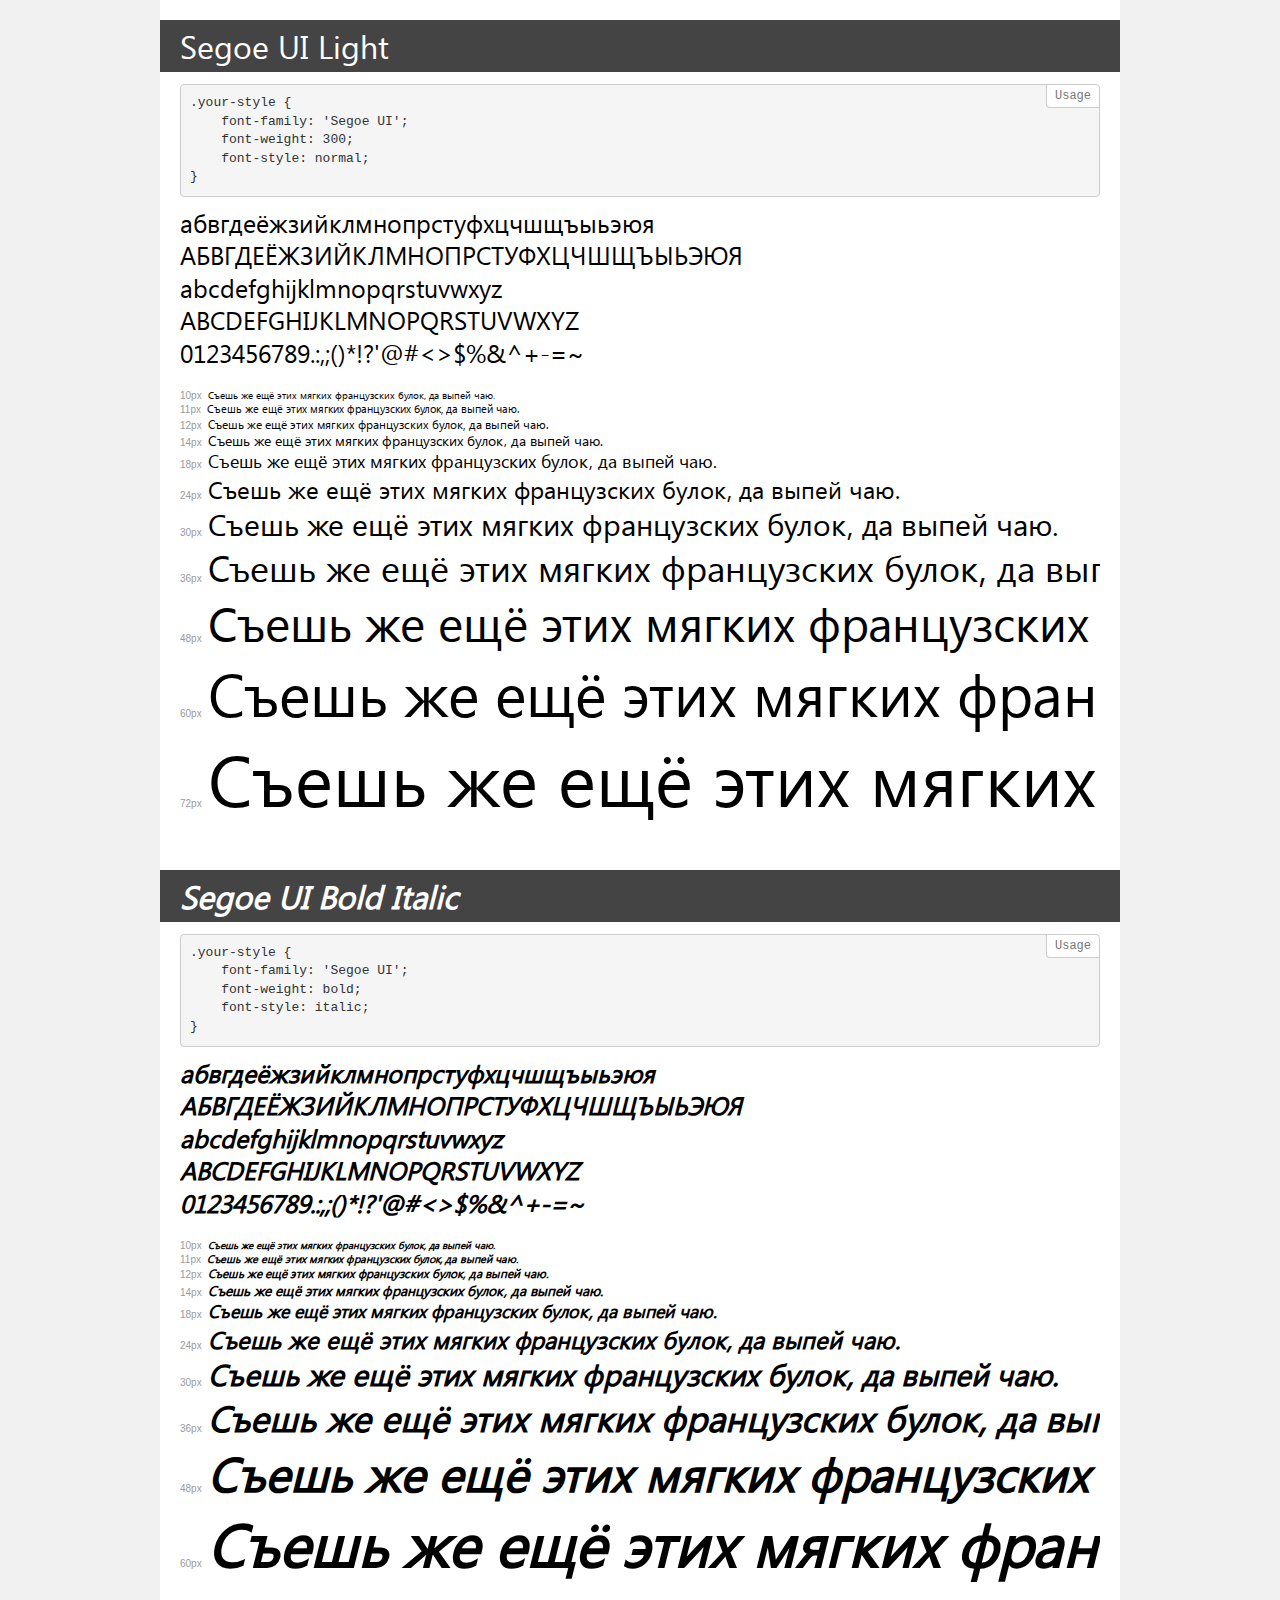
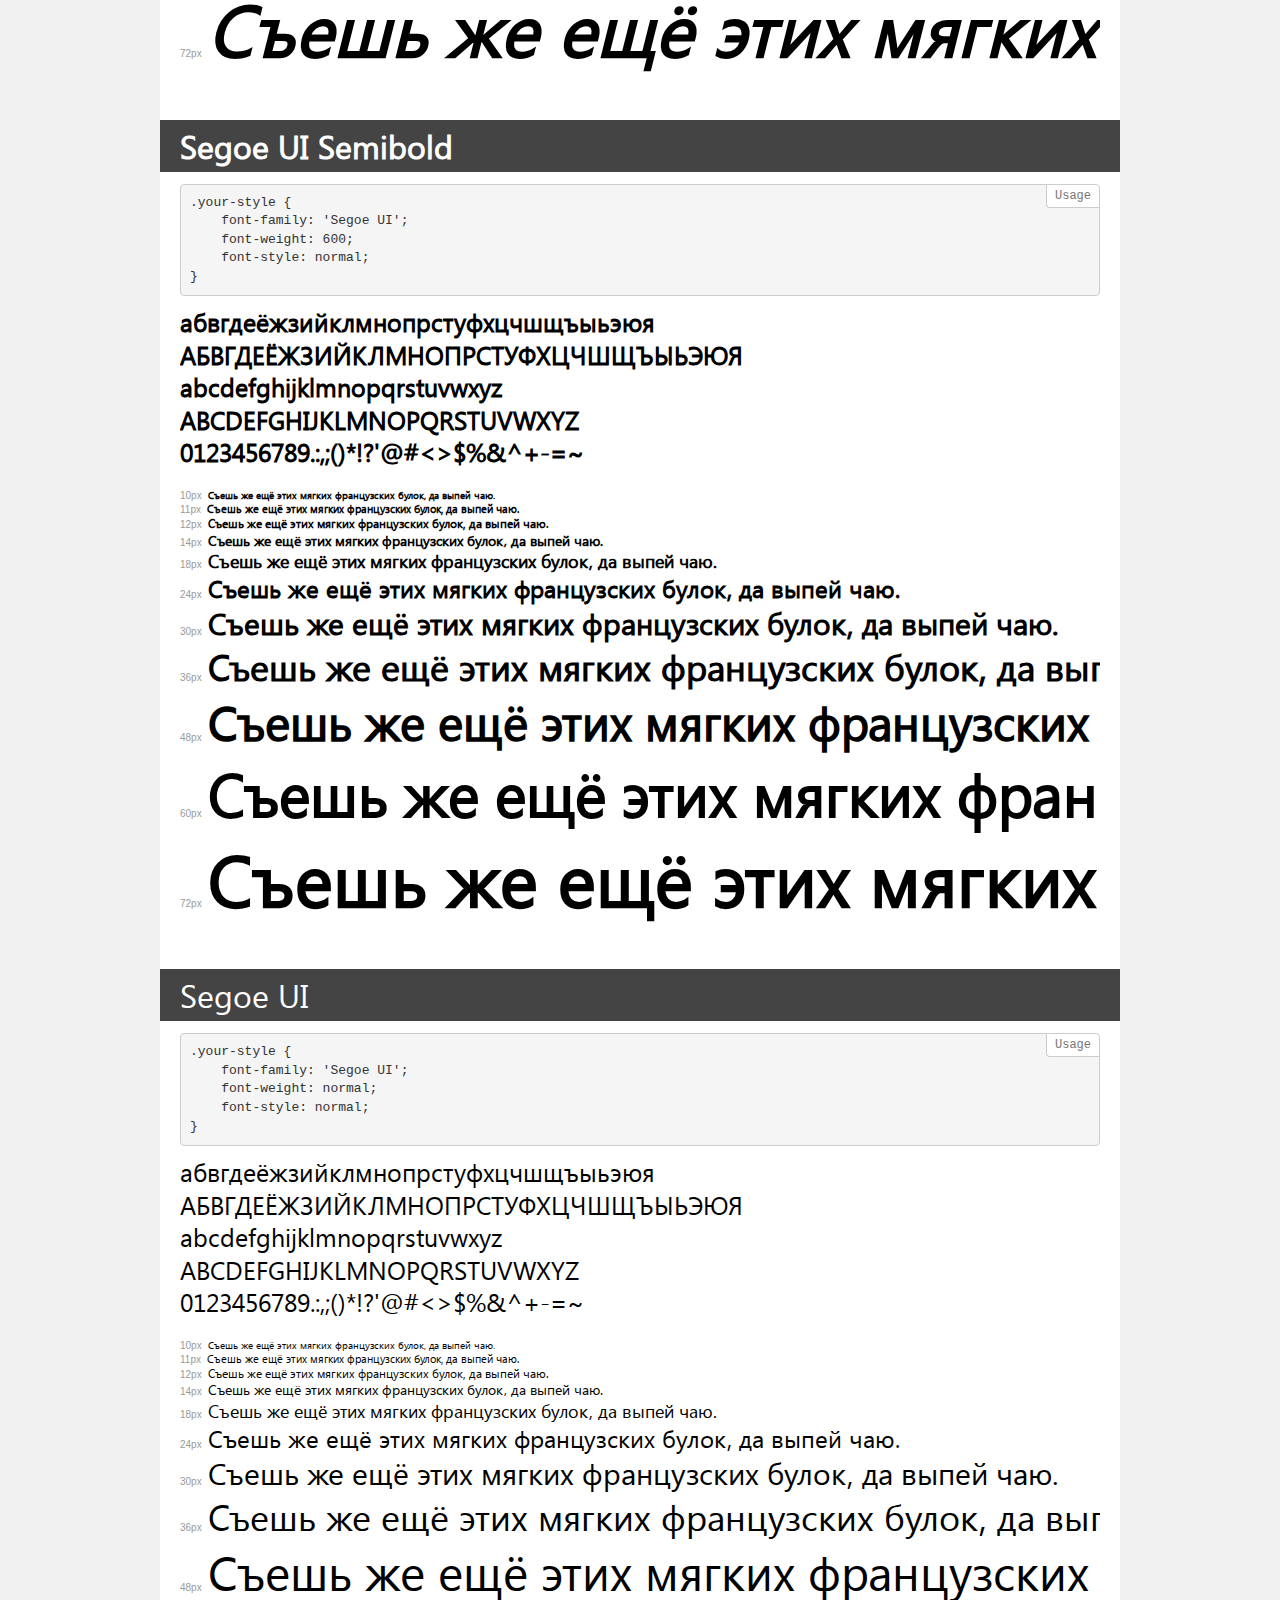
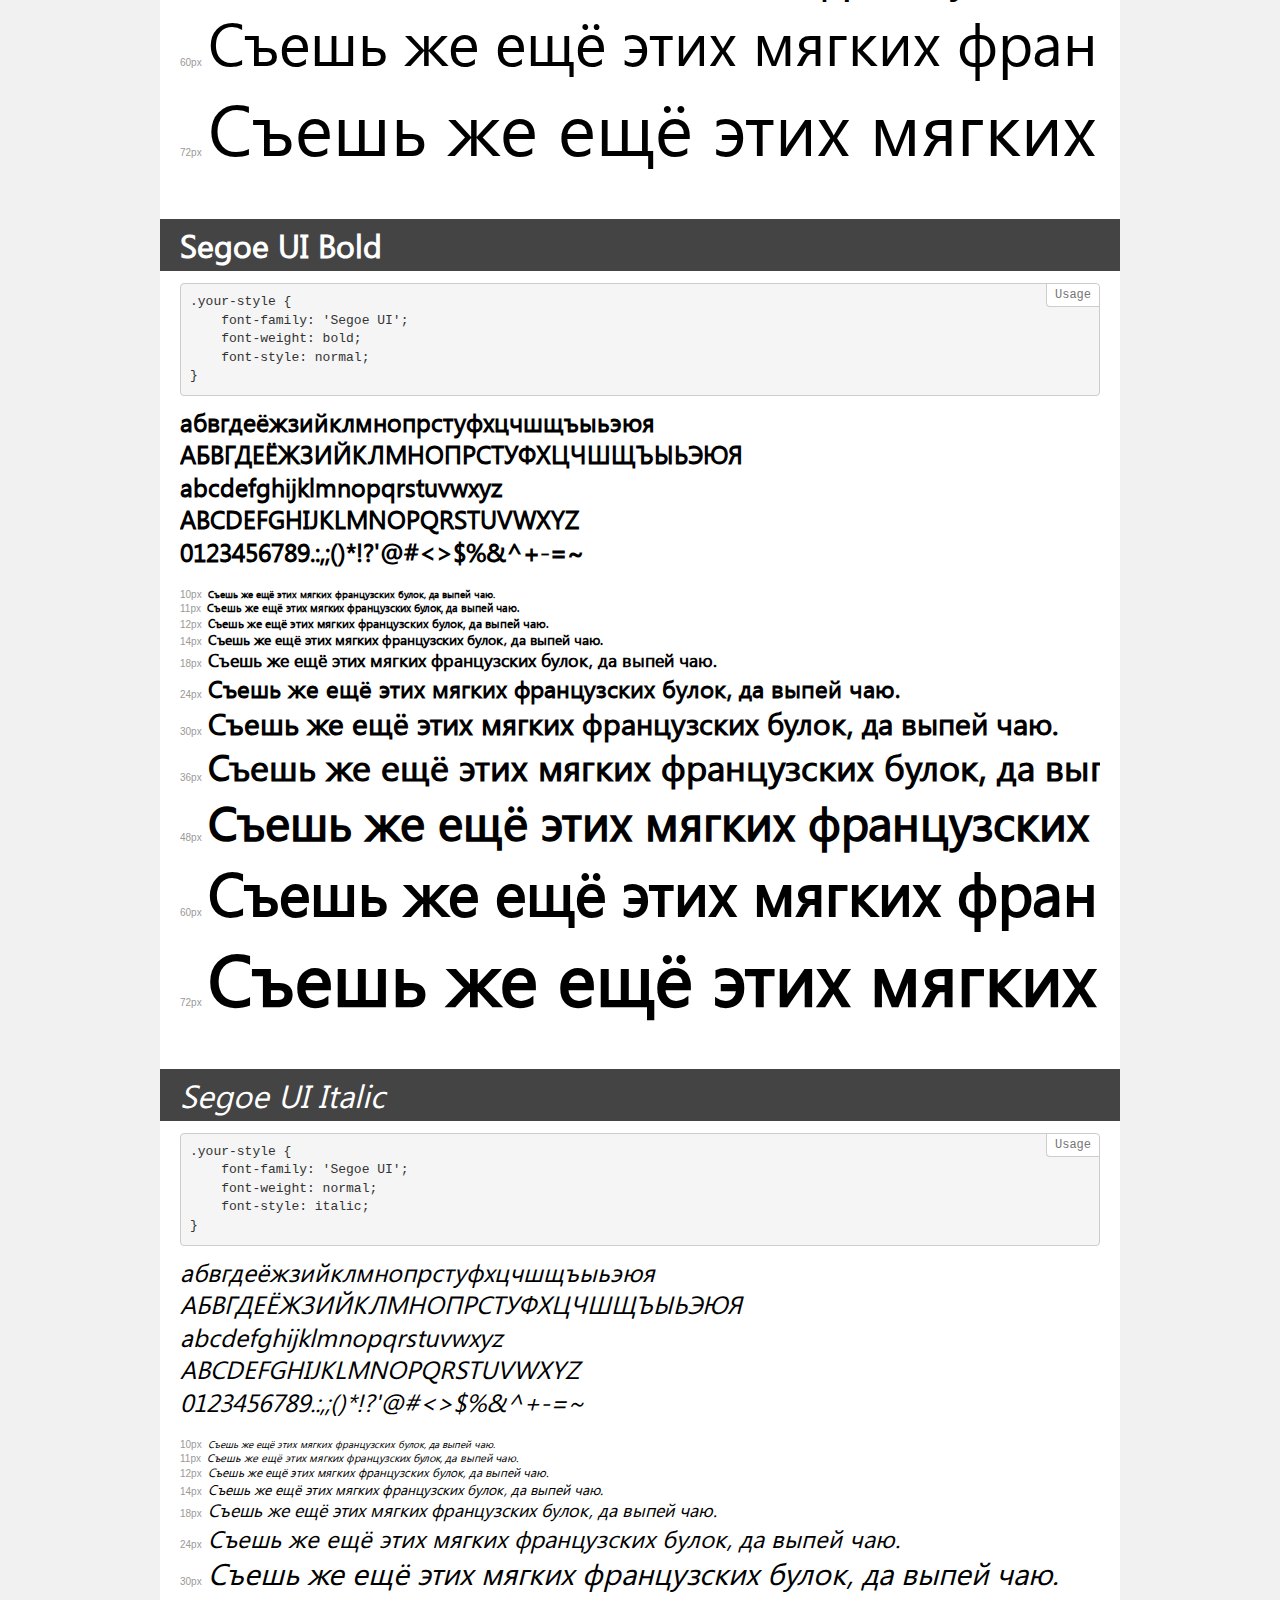
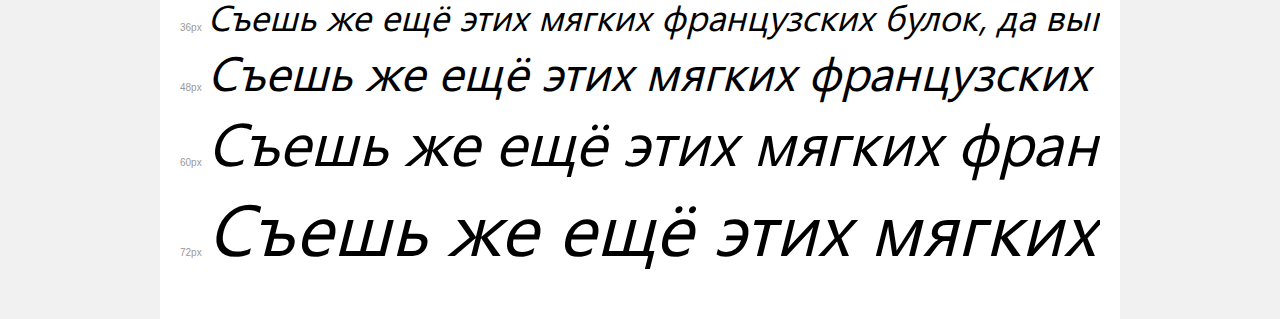
<file: enter/fonts/demo.html>
<!DOCTYPE html>
<html>
<head>
	<meta charset="utf-8">
	<meta http-equiv="X-UA-Compatible" content="IE=edge">
	<meta name="viewport" content="width=device-width, initial-scale=1">
	<meta name="robots" content="noindex, noarchive">
	<title>Transfonter demo</title>
	<link href="stylesheet.css" rel="stylesheet">
	<style>
		/*
		http://meyerweb.com/eric/tools/css/reset/
		v2.0 | 20110126
		License: none (public domain)
		*/
		html, body, div, span, applet, object, iframe,
		h1, h2, h3, h4, h5, h6, p, blockquote, pre,
		a, abbr, acronym, address, big, cite, code,
		del, dfn, em, img, ins, kbd, q, s, samp,
		small, strike, strong, sub, sup, tt, var,
		b, u, i, center,
		dl, dt, dd, ol, ul, li,
		fieldset, form, label, legend,
		table, caption, tbody, tfoot, thead, tr, th, td,
		article, aside, canvas, details, embed,
		figure, figcaption, footer, header, hgroup,
		menu, nav, output, ruby, section, summary,
		time, mark, audio, video {
			margin: 0;
			padding: 0;
			border: 0;
			font-size: 100%;
			font: inherit;
			vertical-align: baseline;
		}
		/* HTML5 display-role reset for older browsers */
		article, aside, details, figcaption, figure,
		footer, header, hgroup, menu, nav, section {
			display: block;
		}
		body {
			line-height: 1;
		}
		ol, ul {
			list-style: none;
		}
		blockquote, q {
			quotes: none;
		}
		blockquote:before, blockquote:after,
		q:before, q:after {
			content: '';
			content: none;
		}
		table {
			border-collapse: collapse;
			border-spacing: 0;
		}
		/* common styles */
		body {
			background: #f1f1f1;
			color: #000;
		}
		.page {
			background: #fff;
			width: 920px;
			margin: 0 auto;
			padding: 20px 20px 0 20px;
			overflow: hidden;
		}
		.font-container {
			overflow-x: auto;
			overflow-y: hidden;
			margin-bottom: 40px;
			line-height: 1.3;
			white-space: nowrap;
			padding-bottom: 5px;
		}
		h1 {
			position: relative;
			background: #444;
			font-size: 32px;
			color: #fff;
			padding: 10px 20px;
			margin: 0 -20px 12px -20px;
		}
		.letters {
			font-size: 25px;
			margin-bottom: 20px;
		}
		.s10:before {
			content: '10px';
		}
		.s11:before {
			content: '11px';
		}
		.s12:before {
			content: '12px';
		}
		.s14:before {
			content: '14px';
		}
		.s18:before {
			content: '18px';
		}
		.s24:before {
			content: '24px';
		}
		.s30:before {
			content: '30px';
		}
		.s36:before {
			content: '36px';
		}
		.s48:before {
			content: '48px';
		}
		.s60:before {
			content: '60px';
		}
		.s72:before {
			content: '72px';
		}
		.s10:before, .s11:before, .s12:before, .s14:before,
		.s18:before, .s24:before, .s30:before, .s36:before,
		.s48:before, .s60:before, .s72:before {
			font-family: Arial, sans-serif;
			font-size: 10px;
			font-weight: normal;
			font-style: normal;
			color: #999;
			padding-right: 6px;
		}
		pre {
			display: block;
			position: relative;
			padding: 9px;
			margin: 0 0 10px;
			font-family: Monaco, Menlo, Consolas, "Courier New", monospace !important;
			font-size: 13px;
			line-height: 1.428571429;
			color: #333;
			font-weight: normal !important;
			font-style: normal !important;
			background-color: #f5f5f5;
			border: 1px solid #ccc;
			overflow-x: auto;
			border-radius: 4px;
		}
		pre:after {
			display: block;
			position: absolute;
			right: 0;
			top: 0;
			content: 'Usage';
			line-height: 1;
			padding: 5px 8px;
			font-size: 12px;
			color: #767676;
			background-color: #fff;
			border: 1px solid #ccc;
			border-right: none;
			border-top: none;
			border-radius: 0 4px 0 4px;
			z-index: 10;
		}
		/* responsive */
		@media (max-width: 959px) {
			.page {
				width: auto;
				margin: 0;
			}
		}
	</style>
</head>
<body>
<div class="page">
	<div class="demo" style="font-family: 'Segoe UI'; font-weight: 300; font-style: normal;">
		<h1>Segoe UI Light</h1>
		<pre>.your-style {
    font-family: 'Segoe UI';
    font-weight: 300;
    font-style: normal;
}</pre>
		<div class="font-container">
			<p class="letters">
				абвгдеёжзийклмнопрстуфхцчшщъыьэюя <br />
				АБВГДЕЁЖЗИЙКЛМНОПРСТУФХЦЧШЩЪЫЬЭЮЯ <br />
				abcdefghijklmnopqrstuvwxyz <br />
				ABCDEFGHIJKLMNOPQRSTUVWXYZ <br />				0123456789.:,;()*!?'@#<>$%&^+-=~
			</p>
			<p class="s10" style="font-size: 10px;">Съешь же ещё этих мягких французских булок, да выпей чаю.</p>
			<p class="s11" style="font-size: 11px;">Съешь же ещё этих мягких французских булок, да выпей чаю.</p>
			<p class="s12" style="font-size: 12px;">Съешь же ещё этих мягких французских булок, да выпей чаю.</p>
			<p class="s14" style="font-size: 14px;">Съешь же ещё этих мягких французских булок, да выпей чаю.</p>
			<p class="s18" style="font-size: 18px;">Съешь же ещё этих мягких французских булок, да выпей чаю.</p>
			<p class="s24" style="font-size: 24px;">Съешь же ещё этих мягких французских булок, да выпей чаю.</p>
			<p class="s30" style="font-size: 30px;">Съешь же ещё этих мягких французских булок, да выпей чаю.</p>
			<p class="s36" style="font-size: 36px;">Съешь же ещё этих мягких французских булок, да выпей чаю.</p>
			<p class="s48" style="font-size: 48px;">Съешь же ещё этих мягких французских булок, да выпей чаю.</p>
			<p class="s60" style="font-size: 60px;">Съешь же ещё этих мягких французских булок, да выпей чаю.</p>
			<p class="s72" style="font-size: 72px;">Съешь же ещё этих мягких французских булок, да выпей чаю.</p>
		</div>
	</div>
	<div class="demo" style="font-family: 'Segoe UI'; font-weight: bold; font-style: italic;">
		<h1>Segoe UI Bold Italic</h1>
		<pre>.your-style {
    font-family: 'Segoe UI';
    font-weight: bold;
    font-style: italic;
}</pre>
		<div class="font-container">
			<p class="letters">
				абвгдеёжзийклмнопрстуфхцчшщъыьэюя <br />
				АБВГДЕЁЖЗИЙКЛМНОПРСТУФХЦЧШЩЪЫЬЭЮЯ <br />
				abcdefghijklmnopqrstuvwxyz <br />
				ABCDEFGHIJKLMNOPQRSTUVWXYZ <br />				0123456789.:,;()*!?'@#<>$%&^+-=~
			</p>
			<p class="s10" style="font-size: 10px;">Съешь же ещё этих мягких французских булок, да выпей чаю.</p>
			<p class="s11" style="font-size: 11px;">Съешь же ещё этих мягких французских булок, да выпей чаю.</p>
			<p class="s12" style="font-size: 12px;">Съешь же ещё этих мягких французских булок, да выпей чаю.</p>
			<p class="s14" style="font-size: 14px;">Съешь же ещё этих мягких французских булок, да выпей чаю.</p>
			<p class="s18" style="font-size: 18px;">Съешь же ещё этих мягких французских булок, да выпей чаю.</p>
			<p class="s24" style="font-size: 24px;">Съешь же ещё этих мягких французских булок, да выпей чаю.</p>
			<p class="s30" style="font-size: 30px;">Съешь же ещё этих мягких французских булок, да выпей чаю.</p>
			<p class="s36" style="font-size: 36px;">Съешь же ещё этих мягких французских булок, да выпей чаю.</p>
			<p class="s48" style="font-size: 48px;">Съешь же ещё этих мягких французских булок, да выпей чаю.</p>
			<p class="s60" style="font-size: 60px;">Съешь же ещё этих мягких французских булок, да выпей чаю.</p>
			<p class="s72" style="font-size: 72px;">Съешь же ещё этих мягких французских булок, да выпей чаю.</p>
		</div>
	</div>
	<div class="demo" style="font-family: 'Segoe UI'; font-weight: 600; font-style: normal;">
		<h1>Segoe UI Semibold</h1>
		<pre>.your-style {
    font-family: 'Segoe UI';
    font-weight: 600;
    font-style: normal;
}</pre>
		<div class="font-container">
			<p class="letters">
				абвгдеёжзийклмнопрстуфхцчшщъыьэюя <br />
				АБВГДЕЁЖЗИЙКЛМНОПРСТУФХЦЧШЩЪЫЬЭЮЯ <br />
				abcdefghijklmnopqrstuvwxyz <br />
				ABCDEFGHIJKLMNOPQRSTUVWXYZ <br />				0123456789.:,;()*!?'@#<>$%&^+-=~
			</p>
			<p class="s10" style="font-size: 10px;">Съешь же ещё этих мягких французских булок, да выпей чаю.</p>
			<p class="s11" style="font-size: 11px;">Съешь же ещё этих мягких французских булок, да выпей чаю.</p>
			<p class="s12" style="font-size: 12px;">Съешь же ещё этих мягких французских булок, да выпей чаю.</p>
			<p class="s14" style="font-size: 14px;">Съешь же ещё этих мягких французских булок, да выпей чаю.</p>
			<p class="s18" style="font-size: 18px;">Съешь же ещё этих мягких французских булок, да выпей чаю.</p>
			<p class="s24" style="font-size: 24px;">Съешь же ещё этих мягких французских булок, да выпей чаю.</p>
			<p class="s30" style="font-size: 30px;">Съешь же ещё этих мягких французских булок, да выпей чаю.</p>
			<p class="s36" style="font-size: 36px;">Съешь же ещё этих мягких французских булок, да выпей чаю.</p>
			<p class="s48" style="font-size: 48px;">Съешь же ещё этих мягких французских булок, да выпей чаю.</p>
			<p class="s60" style="font-size: 60px;">Съешь же ещё этих мягких французских булок, да выпей чаю.</p>
			<p class="s72" style="font-size: 72px;">Съешь же ещё этих мягких французских булок, да выпей чаю.</p>
		</div>
	</div>
	<div class="demo" style="font-family: 'Segoe UI'; font-weight: normal; font-style: normal;">
		<h1>Segoe UI</h1>
		<pre>.your-style {
    font-family: 'Segoe UI';
    font-weight: normal;
    font-style: normal;
}</pre>
		<div class="font-container">
			<p class="letters">
				абвгдеёжзийклмнопрстуфхцчшщъыьэюя <br />
				АБВГДЕЁЖЗИЙКЛМНОПРСТУФХЦЧШЩЪЫЬЭЮЯ <br />
				abcdefghijklmnopqrstuvwxyz <br />
				ABCDEFGHIJKLMNOPQRSTUVWXYZ <br />				0123456789.:,;()*!?'@#<>$%&^+-=~
			</p>
			<p class="s10" style="font-size: 10px;">Съешь же ещё этих мягких французских булок, да выпей чаю.</p>
			<p class="s11" style="font-size: 11px;">Съешь же ещё этих мягких французских булок, да выпей чаю.</p>
			<p class="s12" style="font-size: 12px;">Съешь же ещё этих мягких французских булок, да выпей чаю.</p>
			<p class="s14" style="font-size: 14px;">Съешь же ещё этих мягких французских булок, да выпей чаю.</p>
			<p class="s18" style="font-size: 18px;">Съешь же ещё этих мягких французских булок, да выпей чаю.</p>
			<p class="s24" style="font-size: 24px;">Съешь же ещё этих мягких французских булок, да выпей чаю.</p>
			<p class="s30" style="font-size: 30px;">Съешь же ещё этих мягких французских булок, да выпей чаю.</p>
			<p class="s36" style="font-size: 36px;">Съешь же ещё этих мягких французских булок, да выпей чаю.</p>
			<p class="s48" style="font-size: 48px;">Съешь же ещё этих мягких французских булок, да выпей чаю.</p>
			<p class="s60" style="font-size: 60px;">Съешь же ещё этих мягких французских булок, да выпей чаю.</p>
			<p class="s72" style="font-size: 72px;">Съешь же ещё этих мягких французских булок, да выпей чаю.</p>
		</div>
	</div>
	<div class="demo" style="font-family: 'Segoe UI'; font-weight: bold; font-style: normal;">
		<h1>Segoe UI Bold</h1>
		<pre>.your-style {
    font-family: 'Segoe UI';
    font-weight: bold;
    font-style: normal;
}</pre>
		<div class="font-container">
			<p class="letters">
				абвгдеёжзийклмнопрстуфхцчшщъыьэюя <br />
				АБВГДЕЁЖЗИЙКЛМНОПРСТУФХЦЧШЩЪЫЬЭЮЯ <br />
				abcdefghijklmnopqrstuvwxyz <br />
				ABCDEFGHIJKLMNOPQRSTUVWXYZ <br />				0123456789.:,;()*!?'@#<>$%&^+-=~
			</p>
			<p class="s10" style="font-size: 10px;">Съешь же ещё этих мягких французских булок, да выпей чаю.</p>
			<p class="s11" style="font-size: 11px;">Съешь же ещё этих мягких французских булок, да выпей чаю.</p>
			<p class="s12" style="font-size: 12px;">Съешь же ещё этих мягких французских булок, да выпей чаю.</p>
			<p class="s14" style="font-size: 14px;">Съешь же ещё этих мягких французских булок, да выпей чаю.</p>
			<p class="s18" style="font-size: 18px;">Съешь же ещё этих мягких французских булок, да выпей чаю.</p>
			<p class="s24" style="font-size: 24px;">Съешь же ещё этих мягких французских булок, да выпей чаю.</p>
			<p class="s30" style="font-size: 30px;">Съешь же ещё этих мягких французских булок, да выпей чаю.</p>
			<p class="s36" style="font-size: 36px;">Съешь же ещё этих мягких французских булок, да выпей чаю.</p>
			<p class="s48" style="font-size: 48px;">Съешь же ещё этих мягких французских булок, да выпей чаю.</p>
			<p class="s60" style="font-size: 60px;">Съешь же ещё этих мягких французских булок, да выпей чаю.</p>
			<p class="s72" style="font-size: 72px;">Съешь же ещё этих мягких французских булок, да выпей чаю.</p>
		</div>
	</div>
	<div class="demo" style="font-family: 'Segoe UI'; font-weight: normal; font-style: italic;">
		<h1>Segoe UI Italic</h1>
		<pre>.your-style {
    font-family: 'Segoe UI';
    font-weight: normal;
    font-style: italic;
}</pre>
		<div class="font-container">
			<p class="letters">
				абвгдеёжзийклмнопрстуфхцчшщъыьэюя <br />
				АБВГДЕЁЖЗИЙКЛМНОПРСТУФХЦЧШЩЪЫЬЭЮЯ <br />
				abcdefghijklmnopqrstuvwxyz <br />
				ABCDEFGHIJKLMNOPQRSTUVWXYZ <br />				0123456789.:,;()*!?'@#<>$%&^+-=~
			</p>
			<p class="s10" style="font-size: 10px;">Съешь же ещё этих мягких французских булок, да выпей чаю.</p>
			<p class="s11" style="font-size: 11px;">Съешь же ещё этих мягких французских булок, да выпей чаю.</p>
			<p class="s12" style="font-size: 12px;">Съешь же ещё этих мягких французских булок, да выпей чаю.</p>
			<p class="s14" style="font-size: 14px;">Съешь же ещё этих мягких французских булок, да выпей чаю.</p>
			<p class="s18" style="font-size: 18px;">Съешь же ещё этих мягких французских булок, да выпей чаю.</p>
			<p class="s24" style="font-size: 24px;">Съешь же ещё этих мягких французских булок, да выпей чаю.</p>
			<p class="s30" style="font-size: 30px;">Съешь же ещё этих мягких французских булок, да выпей чаю.</p>
			<p class="s36" style="font-size: 36px;">Съешь же ещё этих мягких французских булок, да выпей чаю.</p>
			<p class="s48" style="font-size: 48px;">Съешь же ещё этих мягких французских булок, да выпей чаю.</p>
			<p class="s60" style="font-size: 60px;">Съешь же ещё этих мягких французских булок, да выпей чаю.</p>
			<p class="s72" style="font-size: 72px;">Съешь же ещё этих мягких французских булок, да выпей чаю.</p>
		</div>
	</div>
</div>
</body>
</html>
</file>
<file: envato/css/style.css>
@import url("../fonts/roboto.css");

body{
	font-family: Roboto;
}
button:hover{
	cursor: pointer;
}
h1,h2,h3,p{
	color: #242424;
}
h3{
	font-family: "Roboto-black";
	font-size: 50px;
	font-weight: 400;
}
p{
	font-family: "Roboto";
	font-size: 14px;
	font-weight: 300;
}
a{
	text-decoration: none;
	color: #fff;
}
a:hover,a:focus,a:active{
	text-decoration: none;
	color: #fff;
}
* {
  outline: 0 !important;
}




header{
	background-image: url("../img/header-bg.png");
	background-repeat: no-repeat;
	height: 769px;
}
.header-top{
	padding-top: 43px;
	padding-bottom: 120px;
}
.header-top .top-logo{
	width: 230px;
}
.top-menu{
	margin-top: 20px;
}
.top-menu a{
	font-family: "Roboto-thin";
	font-size: 15px;
	font-weight: 400;
	text-transform: uppercase;
}
.top-menu li{
	margin-left: 46px;
}
.timer-block{
	padding-bottom: 265px;
}
.timer{
	padding: 29px 79px;
	border-radius: 20px;
	border: 2px solid #90d23d;
	display: flex;
	justify-content: space-between;
	text-align: center;
}
.timer-item{
	height: auto;
	margin-top: -30px;
}
.timer-item span{
	font-family: "Roboto-light";
	font-size: 25px;
	font-weight: 400;
	text-transform: uppercase;
	color: #fff;
	display: block;
	text-align: center;
	margin-top: -20px;
}
.timer{
	font-family: "Roboto-thin";
	color: #fff;
	font-size: 130px;
	text-transform: uppercase;
}
.timer b{
	font-weight: 400;
}
.timer p{
	font-size: 25px;
	font-weight: 400;
	font-family: "Roboto-thin";
	color: #fff;
	margin-top: -10px;
	margin-bottom: 0;
}
.timer-item b:before{
	content: ":";
	position: absolute;
	display: inline-block;
	margin-left: -0.3em;
	margin-top: -10px;
}
#beforenone:before{
	content: "";
}



.welcome{
	padding-top: 60px;
}
.welcome-text h3{
	margin-bottom: 26px;
}
.welcome-text p{
	margin-bottom: 10px;
	line-height: 1.2;
}
.welcome form{
	box-shadow: 0 1px 2px rgba(35, 31, 32, 0.65);
	background-color: #ffffff;
	width: 100%;
	margin-top: -280px;
	padding: 34px 30px 25px;
}
.welcome form h4{
	color: #252525;
	font-size: 30px;
	font-weight: 700;
	margin-bottom: 30px;
}
.welcome form input{
	height: 54px;
	width: 100%;
	border-radius: 5px;
	border: 1px solid #bebebe;
	background-color: #ffffff;
	padding: 16px 14px;
	margin-bottom: 20px;
	color: #6c6c6c;
	font-family: Roboto;
	font-size: 19px;
	font-weight: 300;
	

	
}
.welcome form input:focus{
	border: 1px solid #90d23d;
}
.welcome form input::-webkit-input-placeholder{
	color: #bebebe;
	font-family: Roboto;
	font-size: 19px;
	font-weight: 300;

}

.welcome form button{
	margin-top: 19px;
	margin-bottom: 19px;
	width: 100%;
	height: 58px;
	background-color: #90d23d;
	color: #ffffff;
	font-family: Roboto;
	font-size: 22px;
	font-weight: 700;
	padding: 15px 40px 19px;
	border: none;
	border-radius: 5px;
}
.welcome form button:hover{
	cursor: pointer;
}
.welcome form p{
	color: #6c6c6c;
	text-align: center;
	margin-bottom: 0;
}


.adv{
	padding-top: 141px;
	text-align: center;
}
.adv img{
	width: 100%;
	margin-bottom: 40px;
	width: 198px;
	height: 211px;
}
.adv h4{
	margin-bottom: 30px;
	color: #242424;
	font-family: "Roboto-black";
	font-size: 35px;
	font-weight: 400;
}
.adv p{
	margin-bottom: 0;
}


.table-block{
	padding-top: 100px;
}
.table-block table{
	border-radius: 15px;
	text-align: center;
	margin-bottom: 40px;
}
.table-block table thead{
	background-color: #a3cc40;
	border-radius: 15px 15px 0 0;
	font-family: "Roboto-black";
	font-size: 30px;
	font-weight: 400;
	text-align: center;
}
.table-block table td{
	vertical-align: middle;
}
.table-block p{
	text-align: center;
}


.elite{
	margin-top: 165px;
	background-image: url('../img/sponsor-bg.png');
	background-repeat: no-repeat;
	padding: 175px 0 147px;
}
.elite h3{
	color: #fff;
	text-align: right;
	margin-bottom: 39px;
}
.elite p{
	text-align: right;
	color: #fff;
	margin-bottom: 20px;
	line-height: 1.3;
}
.elite button{
	width: 200px;
	height: 55px;
	border-radius: 15px;
	background-color: #90d23d;
	border: none;
	color: #ffffff;
	font-family: Roboto;
	font-size: 18px;
	font-weight: 400;
	text-align: center;
	float: right;
	margin-top: 20px;
}
.elite img{
	margin-top: -250px;
}


.speakers{
	padding: 148px 0 160px;
}
.speakers h3{
	margin-bottom: 26px;
}
.speakers p{
	margin-bottom: 62px;
}
.speakers .green{
	background-color: #90d23d;
}
.speakers .yellow{
	background-color: #9eef1d;
}
.speakers .squad{
	width: 296px;
	height: 296px;
	border-radius: 15px;
	margin-bottom: 22px;
	padding: 35px;
}
.speakers .squad p{
	color: #fefefe;
	font-family: "Roboto";
	font-size: 18px;
	font-weight: 500;
	margin-bottom: 41px;
}
.speakers .squad h4{
	color: #fefefe;
	font-family: "Roboto-black";
	font-size: 45px;
	font-weight: 400;
	line-height: 43px;
}
.speakers .squad .whiteline{
	width: 83px;
	height: 6px;
	background-color: #ffffff;
	margin: 15px 0;
}



.sponsor{
	padding:172px 0 112px;
	background-image: url(../img/sponsor-bg.png);
	background-repeat: no-repeat;
	text-align: center;
}
.sponsor h3{
	color: #ffffff;
	margin-bottom: 28px;
}
.sponsor p{
	color: #ffffff;
	margin-bottom: 50px;
}
.sponsor .imgwrap{
	width: 70%;
	margin: 0 auto;
}
.sponsor .flexblock{
	display: flex;
	align-items: center;
	justify-content: center;
}
.sponsor button{
	width: 200px;
	height: 55px;
	border-radius: 15px;
	background-color: #90d23d;
	border: none;
	color: #ffffff;
	font-family: "Roboto";
	font-size: 22px;
	font-weight: 400;
	margin-top: 65px;
}



.pastevent{
	padding: 117px 0;
}
.pastevent h3{
	margin-bottom: 36px;
}
.pastevent p{
	margin-bottom: 103px;
}
.pastevent img{
	width: 100%;
}
.pastevent button{
	display: block;
	width: 200px;
	height: 55px;
	border-radius: 15px;
	border: none;
	background-color: #373737;
	color: #ffffff;
	font-family: Roboto;
	font-size: 22px;
	font-weight: 400;
	margin: 100px auto 0;
}


.contact{
	background-image: url(../img/Map.png);
	padding: 65px 0;
}
.contact .wrap1{
	width: 70%;
	margin: 0 auto;
	background-color: #fff;
}
.contact{
	text-align: center;
}
.contact img{
	margin-top: 100px;
	margin-bottom: 47px;
}
.contact input{
	margin-top: 60px;
	margin-bottom: 28px;
	width: 100%;
	height: 53px;
	border-radius: 5px;
	border: 1px solid #bebebe;
	color: #6c6c6c;
	font-family: Roboto;
	font-size: 19px;
	font-weight: 300;
	padding-left: 19px;
}

.contact textarea{
	width: 100%;
	height: 250px;
	border-radius: 5px;	
	border: 1px solid #bebebe;
	color: #6c6c6c;
	font-family: Roboto;
	font-size: 19px;
	font-weight: 300;
	padding-left: 19px;
	margin-bottom: 28px;
	padding-top: 18px;
}
.contact textarea:focus,input:focus{
	border: 1px solid #90d23d;
}
.contact input::-webkit-input-placeholder,textarea::-webkit-input-placeholder{
	color: #bebebe;
}
.contact p{
	margin-bottom: 29px;
}
.contact .viewmap{
	width: 200px;
	height: 55px;
	border-radius: 15px;
	background-color: #90d23d;
	color: #ffffff;
	font-family: Roboto;
	font-size: 22px;
	font-weight: 400;
} 
.contact .sendm{
	width: 100%;
	height: 60px;
	border-radius: 5px;
	background-color: #373737;
	font-family: Roboto;
	font-size: 22px;
	font-weight: 400;
	color: #fff;
	margin-bottom: 52px;
}


footer{
	padding: 60px 0 40px;
	background-color: #90d23d;
}
footer .img-block{
	display: flex;
	justify-content: space-between;
}
footer img{
	display: block;
}
footer p{
	color: #fff;
	text-align: center;
	margin-top: 33px;
	margin-bottom: 0;
}
.totop{
	position: relative;
	z-index: 101;
	float: right;
	margin-top: -60px;
	margin-right: 60px;
	cursor: pointer;
}
.burger-menu,.close-menu{
	display: none;
	float: right;
	margin-right: 20px;
}
.mobile-menu{
	display: none;
	list-style-type: none;
	text-align: center;
	width: 100%; 
	margin: 20px 0 0;
	padding: 0;
	font-family: "Roboto-thin";
	font-size: 20px;
	font-weight: 400;
	text-transform: uppercase;
}
.mobile-menu li{
	border-bottom: 1px solid grey;
}
.close-menu{
	display: none;
}

@media (max-width: 992px){
	.m-hide{
		display: none;
	}
	header{
		height: auto;
	}

	.welcome form{
		margin-top: 40px;
	}

	.sponsor .imgwrap{
		width: 100%;
	}
	footer{
		padding: 30px 0;
	}
	.totop{
		display: none;
	}
	.burger-menu{
		display: block;
	}
}


@media (max-width: 576px) {
	
	h3{
		font-size: 40px;
	}


	
	.header-top{
		padding-bottom: 60px;
	}
	.header-top .top-logo{
		width: 170px;
	}
	.timer-block{
		padding-bottom: 65px;
	}
	.timer{
		padding: 10px;
		font-size: 40px;
		margin: 0 auto;
		width: 90%;
	}
	.timer p{
		font-size: 10px;
	}


	.welcome form{
		margin-top: 20px;
	}


	.adv{
		padding-top: 60px;
	}
	.adv img{
		margin-bottom: 20px;
	}
	.adv h4{
		margin-bottom: 10px;
	}
	.adv p{
		margin-bottom: 40px;
	}


	.table-block{
		padding-top: 20px;
	}
	.table-block table thead{
		font-size: 18px;
	}


	.elite{
		margin-top: 0;
		padding: 175px 0 0;
	}
	.elite img {
	    margin-top: -150px;
	    width: 70%;
	}
	.elite h3{
		font-size: 30px;
		margin-bottom: 20px;
	}


	.speakers {
	    padding: 68px 0 0px;
	}
	.speakers .squad{
		margin: 0 auto 22px;
	}


	.sponsor{
		padding-bottom: 120px;
	}
	.sponsor .flexblock img{
		width: 100%;
	}
	.sponsor h3{
		font-size: 30px;
	}
	.sponsor p{
		margin-bottom: 30px;
	}
	.sponsor button{
		margin-top: 45px;
	}


	.pastevent {
	    padding: 27px 0;
	}
	.pastevent p {
	    margin-bottom: 53px;
	}
	.pastevent button{
		margin: 40px auto 0;
	}


	.contact .wrap1{
		width: 90%;
	}
	.contact img {
	    margin-top: 40px;
	    margin-bottom: 27px;
	}
	.contact input{
		margin-top: 40px;
		width: 90%;
	}
	.contact textarea{
		width: 90%;
	}
	.contact .sendm{
		width: 90%;
	}
}

@media (min-width: 576px) and (max-width: 768px){
	.timer {
    	padding: 29px 10px;
    	font-size: 80px;
    }	
	.timer p {
    	font-size: 18px;
	}  

	.speakers{
		padding: 20px 0;
	}	
	.speakers .nonebg img{
		width: 100%;
	}
	.speakers .squad{
		padding: 15px;
		width: 156px;
		height: 156px;
	}
	.speakers .squad h4{
	    font-size: 20px;
        line-height: 23px;
    	margin-bottom: 5px;
	}
	.speakers .squad .whiteline{
	    margin: 1px 0;
	}
	.speakers .squad p{
	    margin-bottom: 5px;
    	line-height: 15px;
    	font-size: 13px;
	}
	.speakers .squad .social-block img{
		width: 20%;
	}


	.contact img {
	    margin-top: 40px;
	    margin-bottom: 27px;
	}
	.contact input,.contact textarea,.contact button.sendm{
		width: 90%;
	}
}

@media (min-width: 768px) and (max-width: 992px){
	.timer{
		padding: 29px;
		font-size: 90px;
	}
	.adv img{
		width: 100%;
		height: auto;
	}
	.adv h4{
		font-size: 28px;
	}
	.speakers{
		padding: 20px 0;
	}	
	.speakers .nonebg img{
		width: 100%;
	}
	.speakers .squad{
		padding: 15px;
		width: 186px;
		height: 186px;
	}
	.speakers .squad h4{
	    font-size: 20px;
        line-height: 23px;
    	margin-bottom: 5px;
	}
	.speakers .squad .whiteline{
	    margin: 1px 0 10px;
	}
	.speakers .squad p{
	    margin-bottom: 10px;
    	line-height: 15px;
    	font-size: 13px;
	}

	.elite img{
		margin-top: -300px;
	}
	.elite h3{
		font-size: 30px;
	}
}

@media (min-width: 992px) and (max-width: 1200px){
	.speakers .squad{
	    width: 246px;
		height: 246px;
		padding: 15px;
	}
	.speakers .squad .whiteline{
		margin: 5px 0;
	}
	.speakers .squad p{
		margin-bottom: 21px;
	}
}
</file>
<file: mini/css/style.css>
@import url(../fonts/opensans.css);

*{
	font-family: 'Open Sans';
	font-weight: 400;
}
a:hover{
	text-decoration: none;
}
h1,h2,h3,h4,h5{
	font-family: "Open Sans Bold";
	text-transform: uppercase;
	font-weight: 700;
	color: #0d0d0d;
}
p{
	color: #737373;
	font-family: "Open Sans";
	font-size: 16px;
	font-weight: 400;
	line-height: 28px;
	color: #737373;
}



header{
	background-image: url(../img/main-bg.png);
	background-repeat: no-repeat;
	padding: 84px 0 275px;
}
.header-top ul{
	align-items: center;
	text-transform: uppercase;
	height: 100%;	
}
.header-top ul li a{
	font-size: 18px;
	font-family: 'Open Sans Semibold';
	color: #fff;
}
.header-top ul li a:hover{
	text-decoration: none;
	color: #0d0d0d;
}
.header-top ul li:after{
	content: "\\\\";
	font-family: 'Open Sans Semibold';
	font-size: 18px;
	color: #fff;
	margin-left: 20px;
}

.header-middle{
	margin-top: 230px;
	text-align: center;
	text-transform: uppercase;
}
.header-middle h2{
	font-family: "Open Sans Bold";
	font-weight: 700;
	letter-spacing: -4.2px;
	line-height: 80px;
	font-size: 70px;
	margin-bottom: 20px;
	color: #fff; 
}
.header-middle h3{
	font-family: "Open Sans Light";
	font-size: 45px;
	margin-bottom: 20px;
	color: #fff; 
}
.header-middle h4{
	font-family: "Open Sans Light";
	font-size: 40px;
	margin-bottom: 97px;
	color: #fff; 
}
.header-middle button{
	font-family: "Open Sans Semibold";
	font-size: 15px;
	font-weight: 400;
	text-transform: uppercase;
	width: 160px;
	height: 42px;
	background-color: #f39c12;
	border: none;
	border-radius: 0;
	color: #fff;
}


.about{
	padding: 100px 0 0;
}
.citation .flexblock{
	display: flex;
	align-items: center;
	justify-content: flex-end;
}
.citation h3{
	font-size: 30px;
}
.citation .border_left{
	color: #4d4d4d;
	line-height: 25px;
	text-transform: uppercase;
	display: block;
	margin: 0;
	border-left: 4px solid #f39c12;
	padding: 0 20px;
}

.about .story{
	padding: 150px 0 120px;
}
.about .story .red{
	color: #e74c3c;
	font-family: "Open Sans Light";
	font-size: 20px;
	font-weight: 300;
	margin-bottom: 35px;
}
.about .story h4{
	font-size: 20px;
	margin-bottom: 29px;
}
.about .story .photoimg{
	width: 100%;
	height: auto;
}
.about .progress-block{
	margin-top: 44px;
}
.about .progress-block h5{
	font-family: "Open Sans Semibold";
	font-size: 16px;
	font-weight: 400;
	line-height: 28px;
	margin-bottom: 14px;
}
.about .progress-block .myprogress{
	background-color: #f39c12;
    background-image: -webkit-linear-gradient(left, #f39c12 0%, #e6e6e6 88%, #e6e6e6 100%);
    background-image: -o-linear-gradient(left, #f39c12 0%, #e6e6e6 88%, #e6e6e6 100%);
    background-image: linear-gradient(to right, #f39c12 0%, #e6e6e6 88%, #e6e6e6 100%);
}
.about .progress-block .progress{
	border-radius: 0;
}
.about .progress-block span{
	color: #bfbfbf;
	font-weight: 600;
}
.about .progress-block b{
	font-family: "Open Sans";
	font-weight: 300;
}



.quote{
	background-image: url(../img/quote_bg.png);
	background-repeat: no-repeat;
	padding: 254px 0 234px;
	text-align: center;
}
.quote h2{
	font-family: "Open Sans";
	font-size: 45px;
	line-height: 60px;
	color: #fff;
	text-transform: none;
	display: block;
	margin-bottom: 33px;
}
.quote .orange-line{
	width: 50px;
	height: 4px;
	background-color: #f39c12;
	margin: 0 auto 23px;
}
.quote p{
	font-family: "Open Sans";
	font-size: 24px;
	font-weight: 700;
	line-height: 60px;
	text-transform: uppercase;
	color: #fff;
}
/*
.quote h2:before{
	content: "“";
	font-family: "Open Sans";
	font-size: 110px;
	font-weight: 700;
	line-height: 60px;
}
.quote h2:after{
	content: "“";
	font-family: "Open Sans";
	font-size: 110px;
	font-weight: 700;
	line-height: 60px;
}
*/


.team{
	padding: 100px 0;
}
.team .citation{
	margin-bottom: 151px;
}
.team .card_w{
	padding: 30px 40px;
	text-align: center;
}
.team .card_w:hover{
	background-color: #f0f0f0;
	border-top: 4px solid #f39c12;
}
.team .card_w .photo{
	/*width: 100%;*/
	margin: 0 auto 29px;
	display: block;
}
.team .card_w h4{
	font-size: 20px;
	margin-bottom: 5px;
}
.team .card_w span{
	color: #999999;
	font-size: 15px;
}
.team .card_w .line{
	width: 20px;
	height: 4px;
	background-color: #cccccc;
	margin: 11px auto 15px;
}
.team .card_w p{
	margin-bottom: 29px;
}
.team .card_w .flexblock{
	display: flex;
	justify-content: space-between; 
}



.stats{
	padding: 194px 0 224px;
	background-image: url(../img/quote_bg.png);
	background-repeat: no-repeat;
	text-align: center;
}
.stats img{
	margin: 0 auto 33px;
	display: block;
} 
.stats h4{
	color: #fff;
	font-size: 45px;
	font-weight: 700;
	margin-bottom: 0;
}
.stats p{
	font-size: 25px;
	font-weight: 700;
	color: #fff;
}



.service{
	padding: 104px 0;
}
.service .skills{
	text-align: center;
	margin-top: 151px;
	border-bottom: 2px solid #e6e6e6;
	padding-bottom: 120px;
}
.service .skills h4{
	font-size: 20px;
	font-weight: 700;
	line-height: 25px;
	margin-top: 30px;
	margin-bottom: 26px;
}
.service .price{
	text-align: left;
	padding: 120px 0 0; 
}
.service .price h4{
	font-size: 20px;
	font-weight: 700;
	line-height: 25px;
	margin-top: 30px;
	margin-bottom: 26px;
}
.service table{
	text-align: center;
}
.service table thead .line{
	width: 50px;
	height: 2px;
	background-color: #f39c12;
	margin: 0 auto;
}
.service table thead td{
	font-family: "Open Sans Bold";
	font-size: 22px;
	font-weight: 700;
	line-height: 45px;
	text-transform: uppercase;
	padding: 28px 0;
}
.service table thead .middle{
	background-color: #f39c12;
	color: #fff;
}
.service table thead .middle .line{
	background-color: #fff;
}
.service table tbody td{
	color: #737373;
	font-family: "Open Sans";
	font-size: 15px;
	font-weight: 400;
	line-height: 24px;
	padding: 17px 0;
}
.service table .tfooter td{
	padding: 34px 0;
}
.service table .tfooter button{
	color: #0d0d0d;
	font-family: "Open Sans Semibold";
	font-size: 14px;
	font-weight: 400;
	text-transform: uppercase;
	border-radius: 0;
	padding: 12px 33px;
	border: 2px solid #f39c12;
	background-color: #fff;
}
.service table .tfooter button:hover{
	color: #fff;
	background-color: #f39c12;
}




.quote-slide{
	background-image: url(../img/quote_bg.png);
	background-repeat: no-repeat;
	padding: 199px 0;
	text-align: center;
}
.quote-slide h4{
	color: #ffffff;
	font-family: "Open Sans";
	font-size: 24px;
	font-weight: 700;
	line-height: 60px;
	text-transform: uppercase;
	margin-bottom: 18px;
}
.quote-slide .line{
	width: 50px;
	height: 4px;
	background-color: #f39c12;
	margin: 0 auto;
}
.quote-slide p{
	color: #ffffff;
	font-family: "Open Sans Light";
	font-size: 22px;
	font-weight: 300;
	font-style: italic;
	line-height: 30px;
	margin-top: 38px;
	margin-bottom: 29px;
}
.quote-slide .carousel-indicators{
	bottom: -80px;
}
.quote-slide .carousel-indicators li{
	width: 11px;
	height: 11px;
	border-radius: 20px;
}

.contact{
	padding: 100px 0;
}
.contact .citation{
	margin-bottom: 153px;
}
.contact .form h4{
	color: #0d0d0d;
	font-family: "Open Sans";
	font-size: 20px;
	font-weight: 700;
	line-height: 32px;
	text-transform: uppercase;
	margin-bottom: 35px;
}
.contact .form .flexblock{
	display: flex;
	align-items: center;
	margin-bottom: 8px;
}
.contact .form span{
	font-family: "Open Sans";
	font-size: 16px;
	font-weight: 400;
	line-height: 25px;
}
.contact .form input{
	height: 45px;
	border: 2px solid #d9d9d9;
	background-color: #ffffff;
	color: #808080;
	font-family: "Open Sans";
	font-size: 15px;
	font-weight: 400;
	line-height: 26px;
	width: 100%;
	text-transform: capitalize;
	padding: 17px 28px;
	margin-bottom: 10px;
}
.contact .form input:placeholder{
	color: #808080;
	font-family: "Open Sans";
	font-size: 15px;
	font-weight: 400;
	line-height: 26px;
	text-transform: capitalize;
}
.contact .form textarea{
	border: 2px solid #d9d9d9;
	background-color: #ffffff;
	color: #808080;
	font-family: "Open Sans";
	font-size: 15px;
	font-weight: 400;
	line-height: 26px;
	width: 100%;
	text-transform: capitalize;
	padding: 18px 27px;
	height: 125px;
	margin-bottom: 22px;

}
.contact .form button{
	border: 2px solid #f39c12;
	background-color: #ffffff;
	color: #0d0d0d;
	font-family: "Open Sans Semibold";
	font-size: 14px;
	font-weight: 400;
	text-transform: uppercase;
	padding: 14px 41px
}
.contact .form button:hover{
	background-color: #f39c12;
	color: #fff;
}



.map img{
	width: 100%;
	height: auto;
}




footer{
	padding: 43px 0;
}
footer .flexblock{
	display: flex;
	align-items: center;
}
footer ul img{
	width: 100%;
	height: auto;
}
footer h4{
	color: #0d0d0d;
	font-family: "Open Sans Semibold";
	font-size: 14px;
	font-weight: 400;
	text-transform: uppercase;
	margin-bottom: 0;
}
.menu-btn{
	display: none;
	justify-content: flex-end;
	align-items: center;
	height: 100%;
}
.menu-btn a{
	background-color: none;
	border: 2px solid #fff;
	font-size: 30px;
	font-family: "Open Sans";
	padding: 10px 40px;
	color: #fff;
}
.menu-btn .dropdown-item{
	color: #000;
	font-size: 25px;
}


@media (max-width: 992px){
	.m-hide{
		display: none;
	}
	.menu-btn{
		display: flex;
	}
}
@media (max-width: 576px){
	header{
		padding: 84px 0;
	}

	.resp-table{
	    display: block;
	    width: 100%;
	    overflow-x: auto;
	}

	.header-middle{
		margin-top: 60px;
	}
	.header-middle h3{
		font-size: 25px;
    	margin-bottom: 30px;
	}
	.header-middle h2{
	    line-height: 50px;
    	font-size: 35px;
	}
	.header-middle h4{
	    font-size: 25px;
    	margin-bottom: 57px;
	}



	.citation .flexblock{
		justify-content: center;
	}
	.citation .border_left{
		border-left: none;
		border-top: 4px solid #f39c12;
		padding: 20px 0 0;
		text-align: center;
	}

	.about .story{
		padding: 50px 0;
	}
	.about .story img{
		display: block;
		margin: 0 auto;
	}
	.about .story .device{
		width: 90%;
		margin-bottom: 40px;
	}
	.about .story h4{
		text-align: center;
		margin: 29px 0;
		font-size: 30px;
	}
	

	.quote{
		padding: 154px 0 34px;
	}
	.quote h2{
		font-size: 25px;
		line-height: 40px;
	}


	.team .citation{
		margin-bottom: 51px;
	}


	.stats{
		padding: 134px 0;
	    background-size: 600%;
	}
	.stats img{
		width: 100%;
	    margin: 20px auto 13px;
	}

	.service{
		padding: 34px 0;
	}
	.service .skills{
		margin:81px 0;
	}
	.service .price{
		padding: 0;
	}
	.service .price img{
		display: block;
		margin: 0 auto;
	}


	.quote-slide{
		padding: 139px 0;
	}

	.contact .citation{
		margin-bottom: 53px;
	}
	.contact .form button{
		margin-bottom: 60px;
	}
	.contact{
	    padding: 100px 0 40px;	
	}

	footer h4{
		margin-bottom: 30px;
	}


	.menu-btn a{
		font-size: 15px;
		font-family: "Open Sans";
		padding: 10px 20px;
	}
	.menu-btn .dropdown-item{
		color: #000;
		font-size: 15px;
	}
}
@media (min-width: 576px) and (max-width: 768px) {
	.header-middle{
		margin-top: 130px;
	}

	.about .story .device{
		margin: 0 auto 60px;
		display: block;
	}
	.about .story h4{
		margin-top: 30px;
	}


	.stats {
	    padding: 194px 0 224px;
	    background-size: 400%;
	}
	.stats p{
		margin-bottom: 60px;
	}

	.service .price p{
		margin-bottom: 60px;
	}
	.contact .form button{
		margin-bottom: 60px;
	}


	.menu-btn a{
		font-size: 20px;
		font-family: "Open Sans";
		padding: 10px 30px;
	}
	.menu-btn .dropdown-item{
		color: #000;
		font-size: 15px;
	}

}


@media (min-width: 768px) and (max-width: 992px){
	.header-middle{
		margin-top: 100px;
	}

	.stats {
	    padding: 194px 0 224px;
	    background-size: 400%;
	    margin-bottom: 60px;
	}
	.about .story .device{
		margin: 0 auto 60px;
		display: block;
	}

	.contact .form button{
		margin-bottom: 60px;
	}
}

@media (min-width: 992px) and (max-width: 1024px) {
	.about .story img{
		width: 100%;
	} 
}
</file>
<file: enter/fonts/stylesheet.css>
/* This stylesheet generated by Transfonter (https://transfonter.org) on August 23, 2017 4:44 PM */

@font-face {
	font-family: "Franklin Gothic";
	src: url('./Franklin-Gothic.ttf');
}

@font-face {
	font-family: 'Segoe UI - Light';
	src: url('SegoeUI-Light.eot');
	src: local('Segoe UI Light'), local('SegoeUI-Light'),
		url('SegoeUI-Light.eot?#iefix') format('embedded-opentype'),
		url('SegoeUI-Light.woff') format('woff'),
		url('SegoeUI-Light.ttf') format('truetype');
	font-weight: 300;
	font-style: normal;
}

@font-face {
	font-family: 'Segoe UI - BoldItalic';
	src: url('SegoeUI-BoldItalic.eot');
	src: local('Segoe UI Bold Italic'), local('SegoeUI-BoldItalic'),
		url('SegoeUI-BoldItalic.eot?#iefix') format('embedded-opentype'),
		url('SegoeUI-BoldItalic.woff') format('woff'),
		url('SegoeUI-BoldItalic.ttf') format('truetype');
	font-weight: bold;
	font-style: italic;
}

@font-face {
	font-family: 'Segoe UI - Semibold';
	src: url('SegoeUI-SemiBold.eot');
	src: local('Segoe UI Semibold'), local('SegoeUI-SemiBold'),
		url('SegoeUI-SemiBold.eot?#iefix') format('embedded-opentype'),
		url('SegoeUI-SemiBold.woff') format('woff'),
		url('SegoeUI-SemiBold.ttf') format('truetype');
	font-weight: 600;
	font-style: normal;
}

@font-face {
	font-family: 'Segoe UI';
	src: url('SegoeUI.eot');
	src: local('Segoe UI'), local('SegoeUI'),
		url('SegoeUI.eot?#iefix') format('embedded-opentype'),
		url('SegoeUI.woff') format('woff'),
		url('SegoeUI.ttf') format('truetype');
	font-weight: normal;
	font-style: normal;
}

@font-face {
	font-family: 'Segoe UI - Bold';
	src: url('SegoeUI-Bold.eot');
	src: local('Segoe UI Bold'), local('SegoeUI-Bold'),
		url('SegoeUI-Bold.eot?#iefix') format('embedded-opentype'),
		url('SegoeUI-Bold.woff') format('woff'),
		url('SegoeUI-Bold.ttf') format('truetype');
	font-weight: bold;
	font-style: normal;
}

@font-face {
	font-family: 'Segoe UI - Italic';
	src: url('SegoeUI-Italic.eot');
	src: local('Segoe UI Italic'), local('SegoeUI-Italic'),
		url('SegoeUI-Italic.eot?#iefix') format('embedded-opentype'),
		url('SegoeUI-Italic.woff') format('woff'),
		url('SegoeUI-Italic.ttf') format('truetype');
	font-weight: normal;
	font-style: italic;
}
</file>
